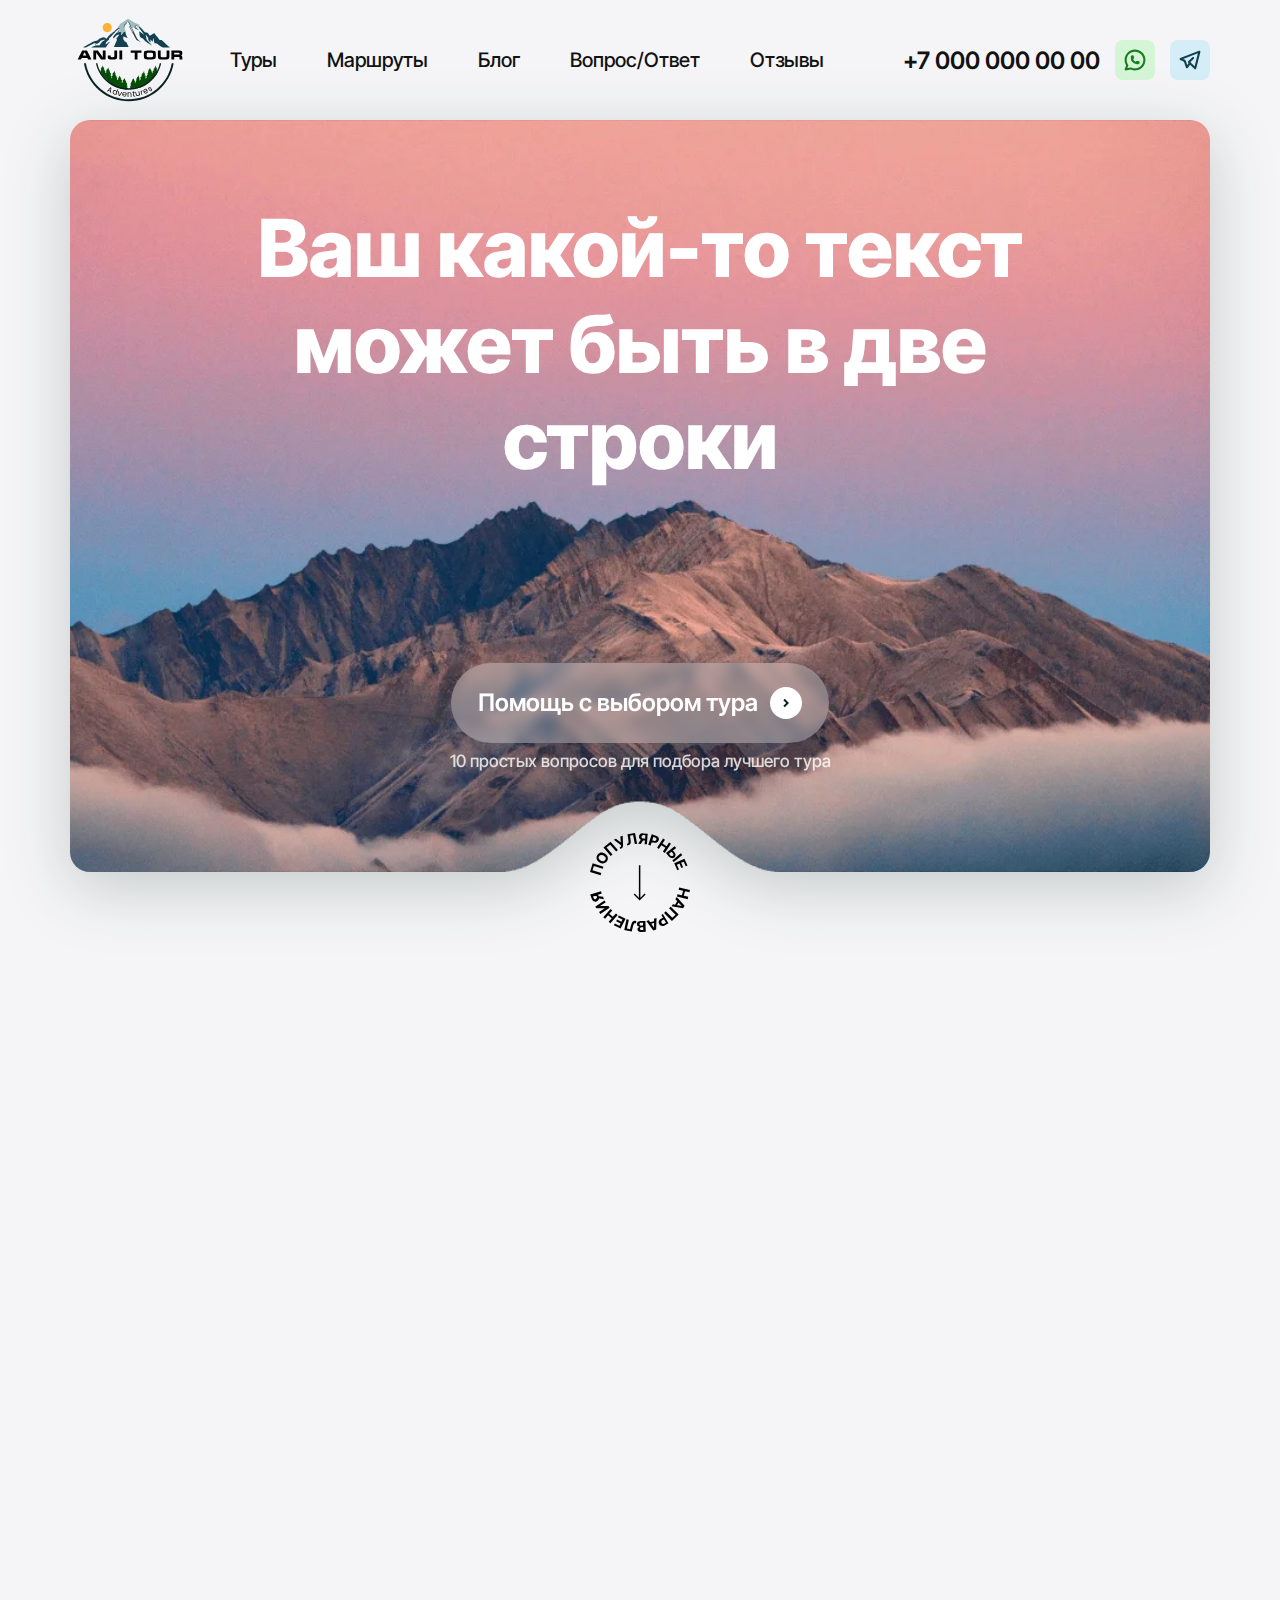
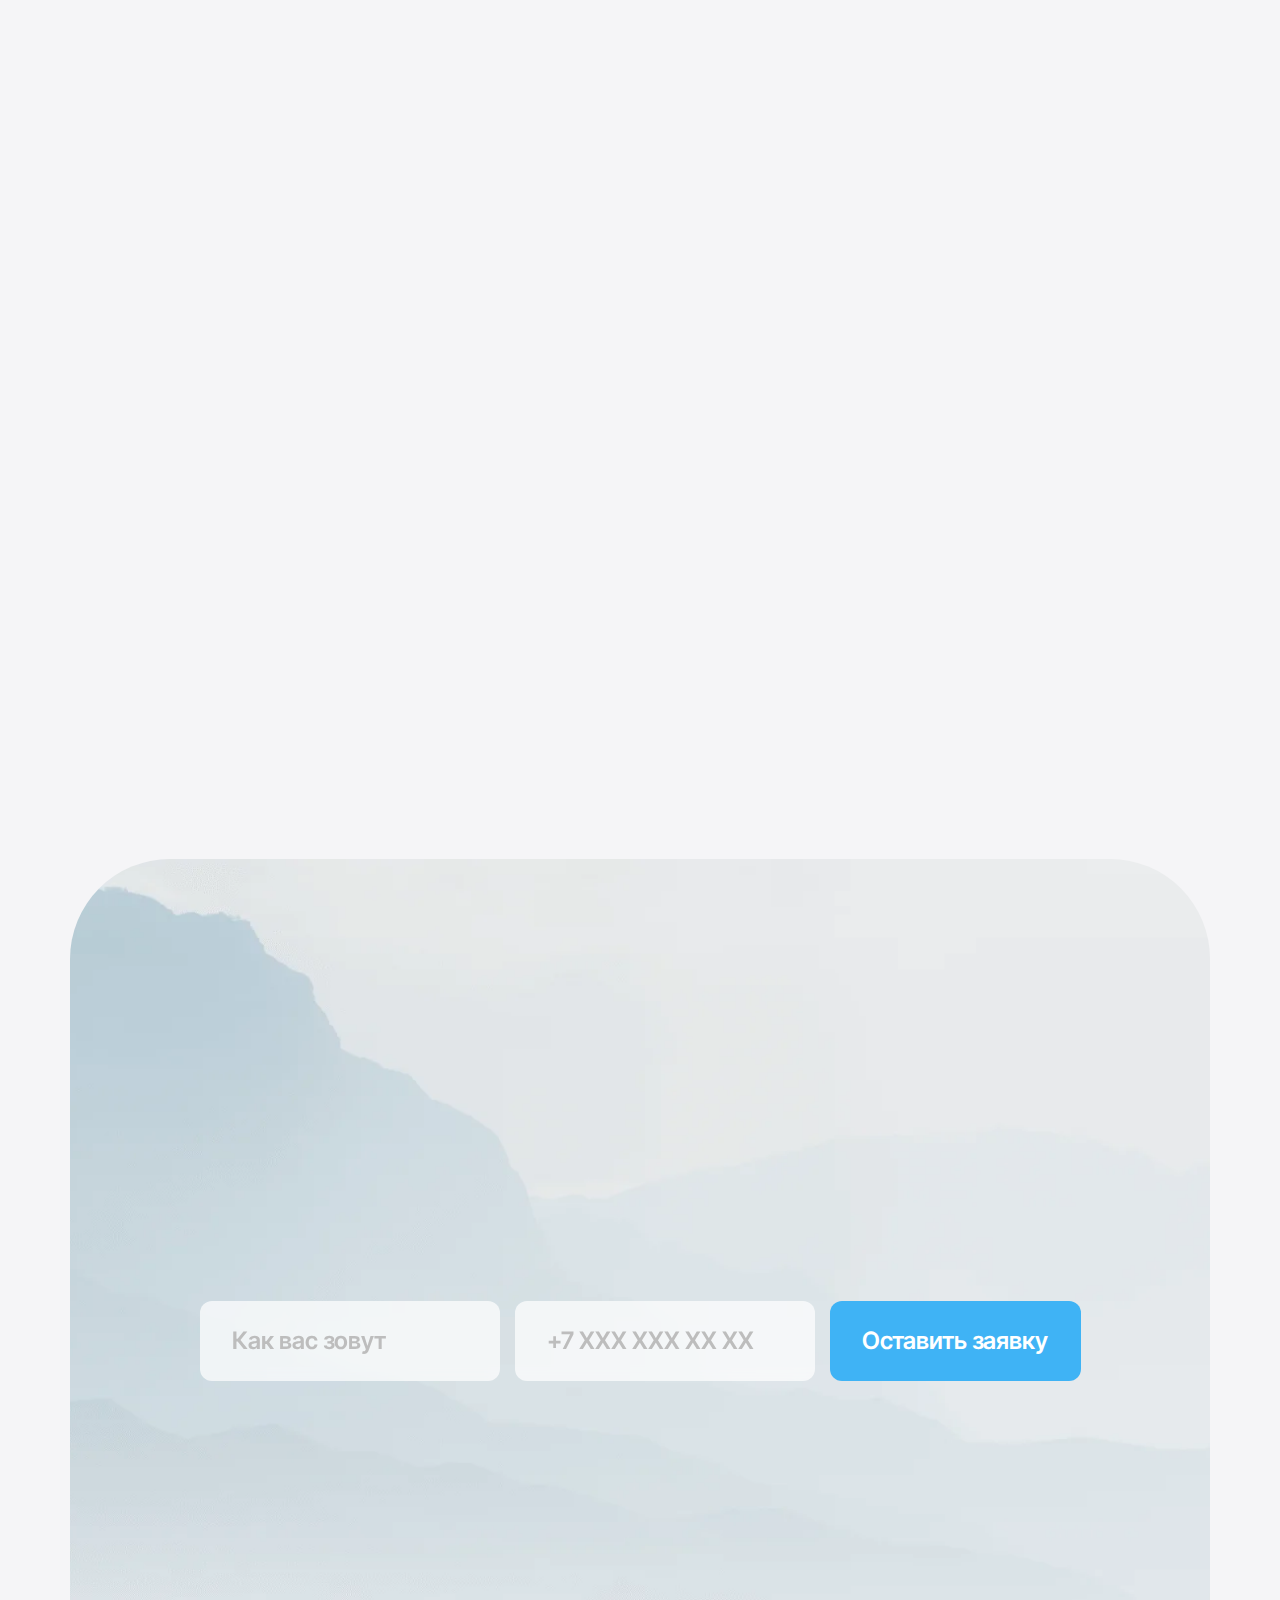
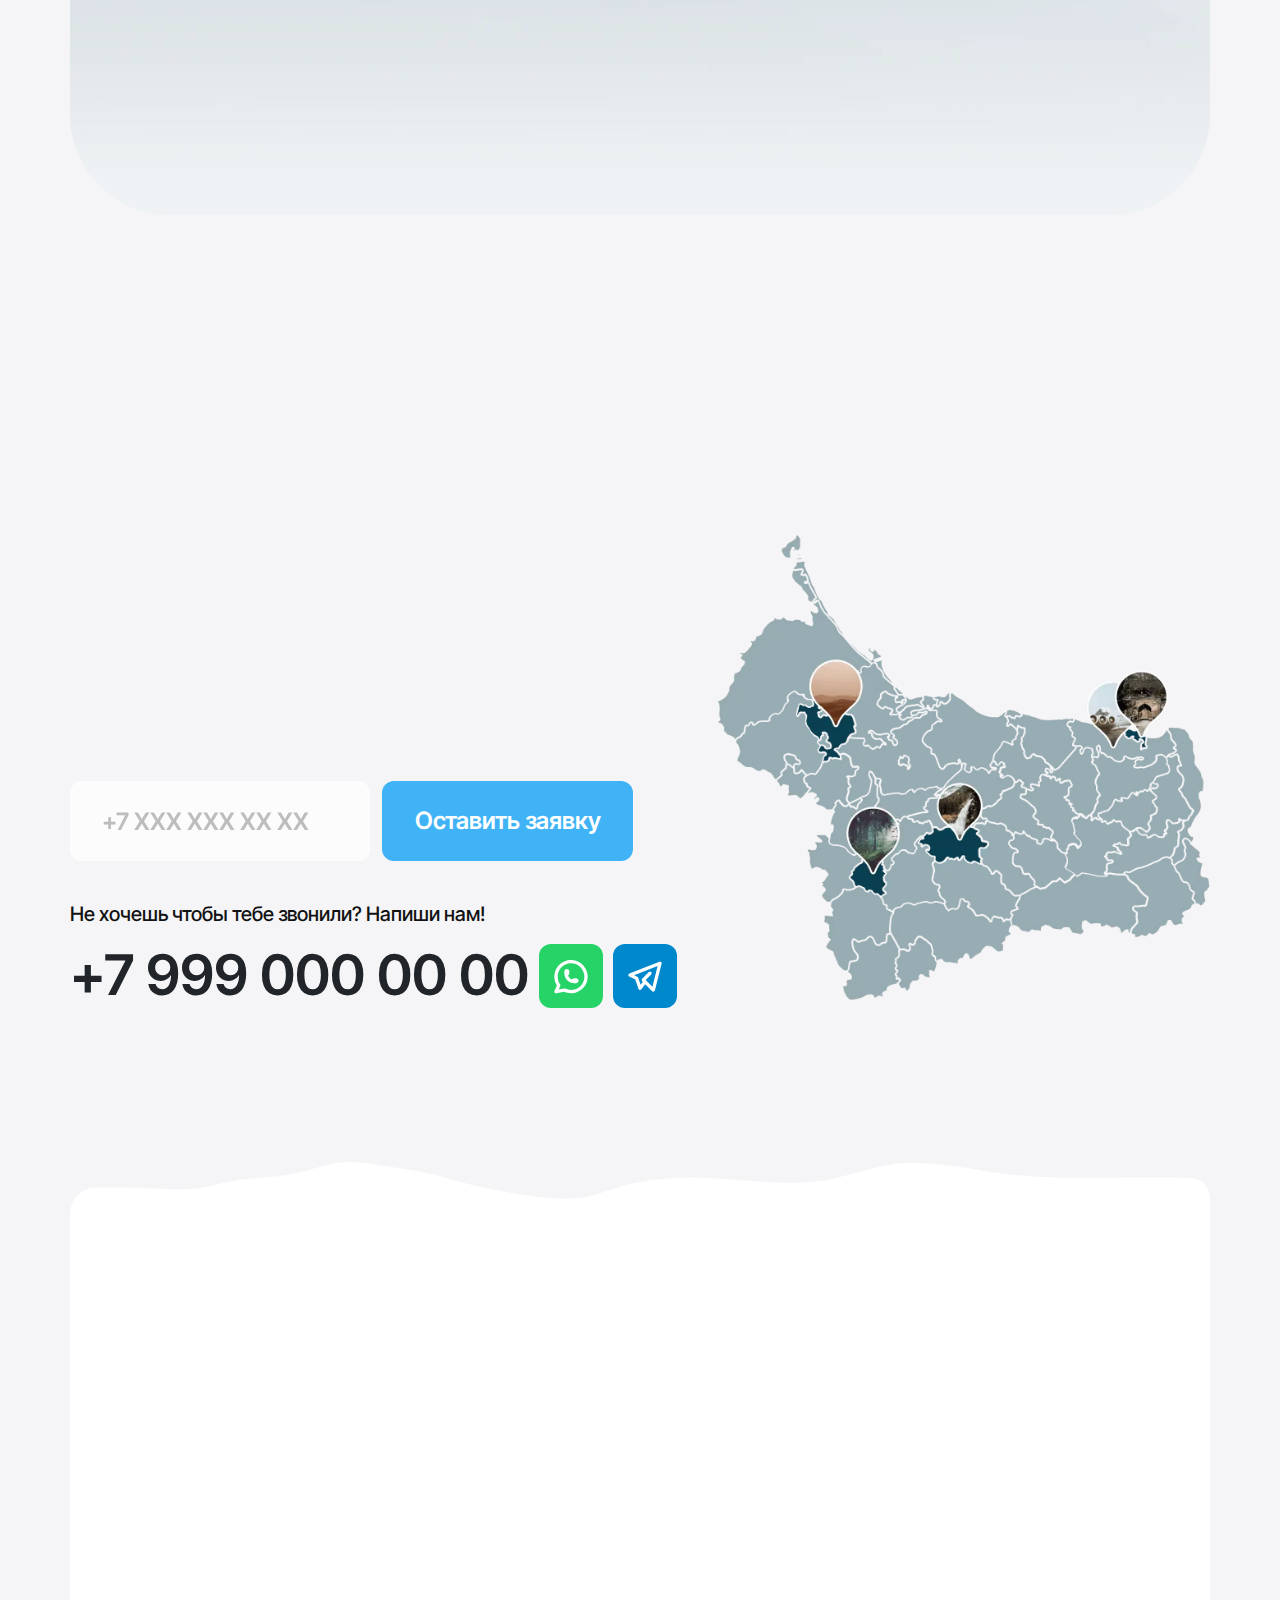
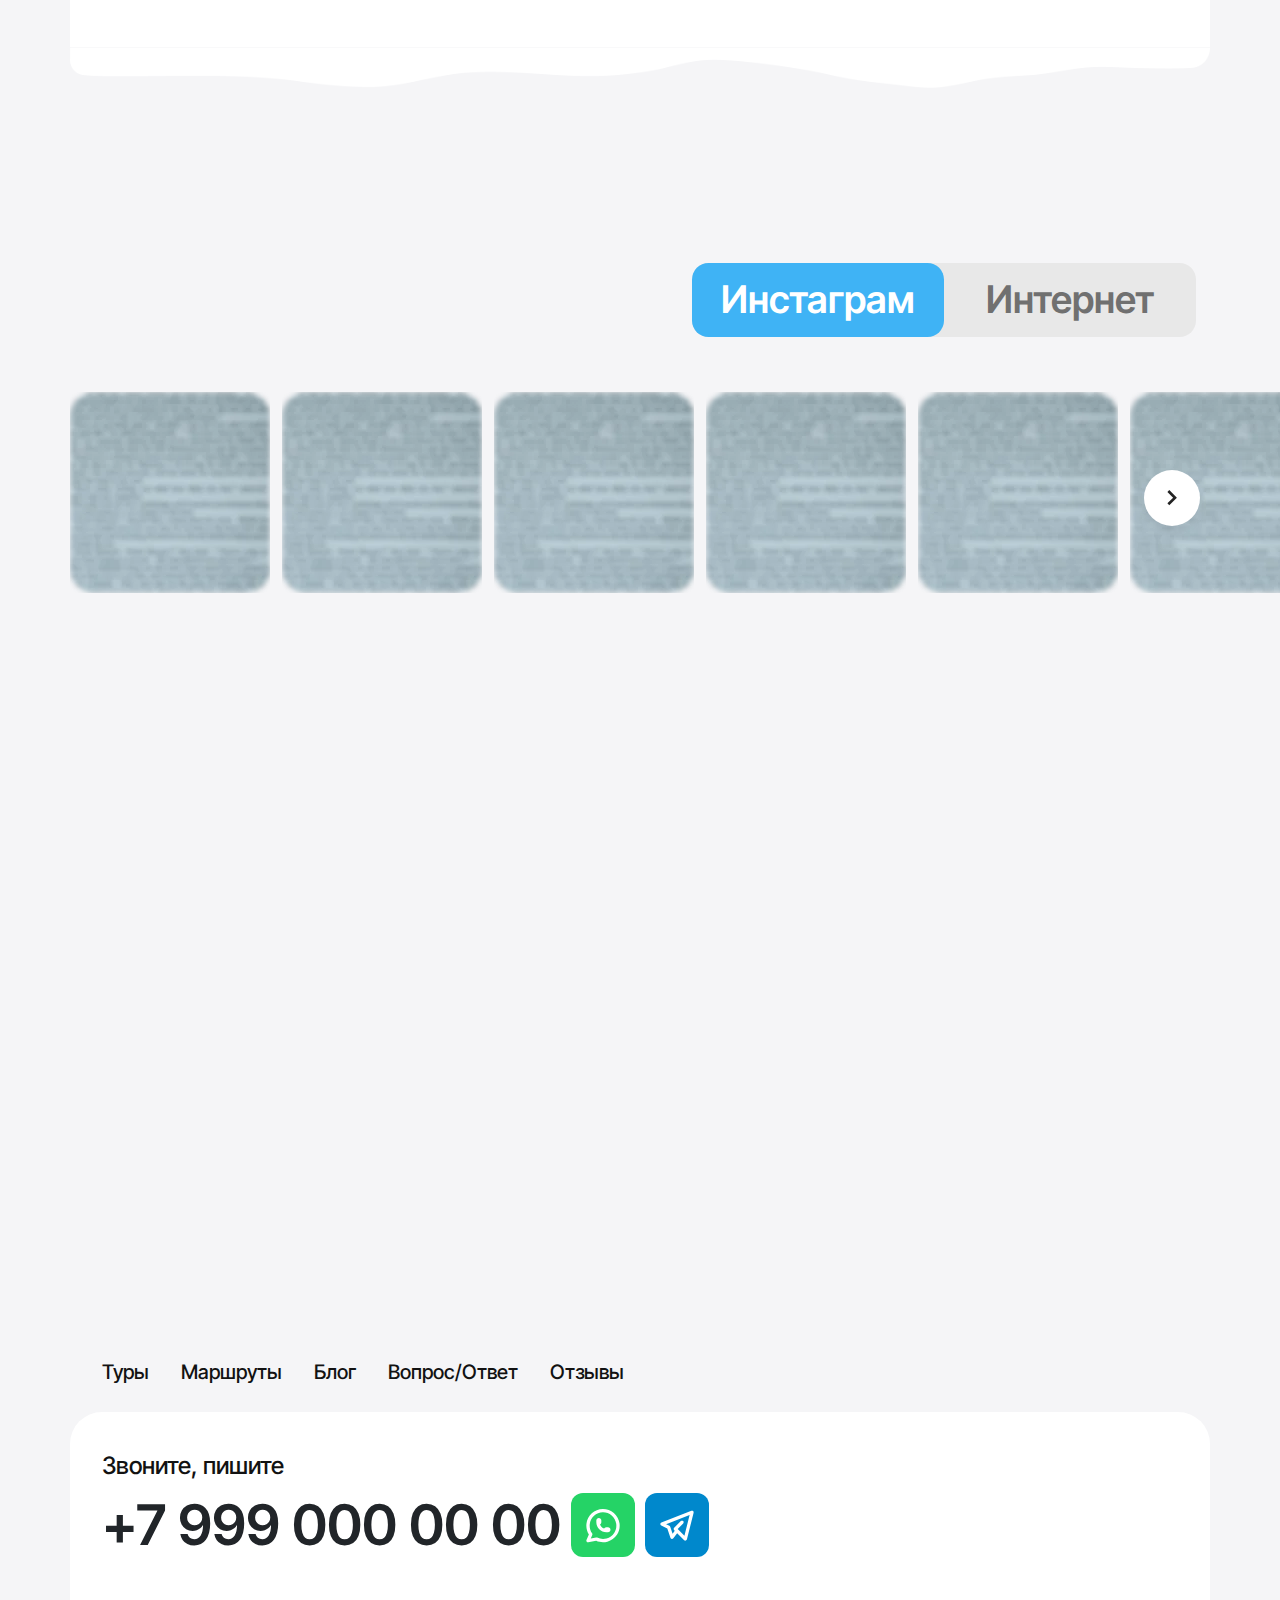
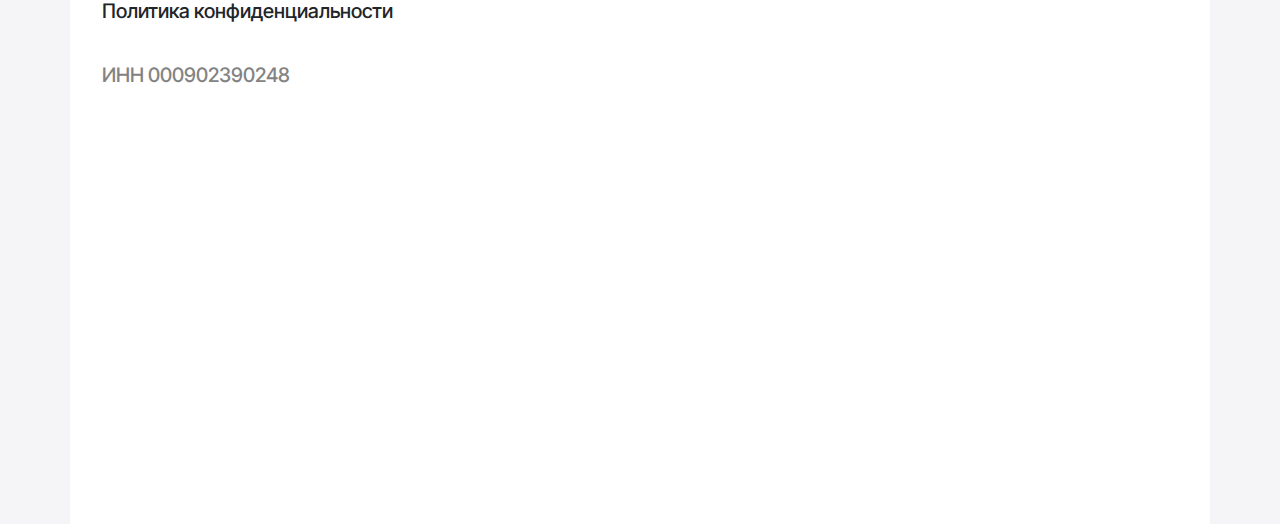
<file: index.html>
<!doctype html>
<html lang="en">
<head>
    <meta charset="UTF-8">
    <meta name="viewport"
          content="width=device-width, user-scalable=no, initial-scale=1.0, maximum-scale=1.0, minimum-scale=1.0">
    <meta http-equiv="X-UA-Compatible" content="ie=edge">
    <title>Главная</title>
    <link rel="stylesheet" href="css/fancybox.css">
    <link rel="stylesheet" href="animation/aos.css">
    <link rel="stylesheet" href="https://cdn.jsdelivr.net/npm/swiper@8/swiper-bundle.min.css"/>
    <link rel="stylesheet" href="bootstrsp/bootstrap.min.css">
    <link rel="stylesheet" href="css/style.css">
</head>
<body>

    <header class="header">
        <div class="container">
            <div class="header__inner">
                <a href="" class="header__mob">
                    <svg width="20" height="16" viewBox="0 0 20 16" fill="none" xmlns="http://www.w3.org/2000/svg">
                        <path d="M19.3751 8C19.3751 8.29837 19.2565 8.58451 19.0456 8.79549C18.8346 9.00647 18.5484 9.125 18.2501 9.125H4.46883L9.29695 13.9531C9.40183 14.0576 9.48505 14.1818 9.54183 14.3186C9.59861 14.4553 9.62784 14.6019 9.62784 14.75C9.62784 14.8981 9.59861 15.0447 9.54183 15.1814C9.48505 15.3182 9.40183 15.4424 9.29695 15.5469C9.08466 15.7564 8.79837 15.8739 8.50008 15.8739C8.20179 15.8739 7.9155 15.7564 7.7032 15.5469L0.953202 8.79687C0.848322 8.69236 0.765105 8.56816 0.708324 8.43142C0.651543 8.29467 0.622314 8.14806 0.622314 8C0.622314 7.85193 0.651543 7.70532 0.708324 7.56858C0.765105 7.43183 0.848322 7.30764 0.953202 7.20312L7.7032 0.453123C7.91455 0.241779 8.20119 0.123047 8.50008 0.123047C8.64807 0.123047 8.79461 0.152196 8.93134 0.208831C9.06807 0.265466 9.1923 0.348476 9.29695 0.453123C9.4016 0.557771 9.48461 0.682005 9.54124 0.818733C9.59788 0.955461 9.62703 1.10201 9.62703 1.25C9.62703 1.39799 9.59788 1.54454 9.54124 1.68126C9.48461 1.81799 9.4016 1.94223 9.29695 2.04687L4.46883 6.875H18.2501C18.5484 6.875 18.8346 6.99353 19.0456 7.2045C19.2565 7.41548 19.3751 7.70163 19.3751 8Z" fill="black"/>
                    </svg>
                </a>
                <div class="header__left">
                    <a class="header__logo" href="`">
                        <img src="img/logo.svg" alt="">
                    </a>
                </div>
                <div class="header__right">
                    <nav class="header__nav">
                        <ul class="header__list">
                            <li>
                                <a href=""> Туры</a>
                            </li>
                            <li>
                                <a href="">Маршруты</a>
                            </li>
                            <li>
                                <a href="">Блог</a>
                            </li>
                            <li>
                                <a href="">Вопрос/Ответ</a>
                            </li>
                            <li>
                                <a href="">Отзывы</a>
                            </li>
                        </ul>
                    </nav>
                    <div class="header__links">
                        <a class="header__tel" href="tel:+7 000 000 00 00">+7 000 000 00 00</a>
                        <div class="header__social">
                            <a class="header__whatsapp" href="">
                                <svg width="22" height="22" viewBox="0 0 22 22" fill="none" xmlns="http://www.w3.org/2000/svg">
                                    <path fill-rule="evenodd" clip-rule="evenodd" d="M16.4156 4.65939C14.8714 3.34231 12.8997 2.63403 10.8704 2.66747C8.84108 2.70091 6.89375 3.47377 5.39382 4.84101C3.89389 6.20825 2.94448 8.07588 2.72376 10.0934C2.50304 12.1109 3.02619 14.1397 4.19502 15.7989C4.40424 16.0959 4.44361 16.4804 4.29892 16.8136L3.35353 18.9909L6.70234 18.3941C6.92008 18.3553 7.14452 18.3868 7.34316 18.4841C9.16597 19.3765 11.2518 19.5731 13.2093 19.0369C15.1667 18.5007 16.8612 17.2686 17.9747 15.5718C19.0883 13.875 19.5443 11.8301 19.2572 9.82096C18.9701 7.8118 17.9597 5.97647 16.4156 4.65939ZM10.836 0.584423C13.3727 0.542624 15.8373 1.42797 17.7675 3.07432C19.6977 4.72067 20.9608 7.01484 21.3196 9.52629C21.6784 12.0377 21.1084 14.5938 19.7165 16.7148C18.3246 18.8358 16.2065 20.376 13.7597 21.0462C11.425 21.6858 8.94428 21.4914 6.74246 20.5031L1.80745 21.3826C1.42961 21.4499 1.04536 21.3041 0.807401 21.0029C0.569447 20.7018 0.516346 20.2943 0.669204 19.9422L2.16291 16.5022C0.933921 14.5268 0.398533 12.1909 0.652785 9.86684C0.928685 7.34493 2.11545 5.01039 3.99036 3.30135C5.86527 1.5923 8.29943 0.626222 10.836 0.584423Z" fill="#1B7E1E"/>
                                    <path fill-rule="evenodd" clip-rule="evenodd" d="M7.29065 6.75208C7.58368 6.45905 7.98111 6.29443 8.39551 6.29443C8.80991 6.29443 9.20734 6.45905 9.50036 6.75208C9.79339 7.04511 9.95801 7.44254 9.95801 7.85693V8.8986C9.95801 9.313 9.79339 9.71043 9.50036 10.0035C9.39499 10.1088 9.27613 10.1976 9.14782 10.2681C9.35244 10.856 9.68817 11.3963 10.1367 11.8449C10.5853 12.2934 11.1256 12.6292 11.7135 12.8338C11.784 12.7055 11.8728 12.5866 11.9782 12.4812C12.2712 12.1882 12.6686 12.0236 13.083 12.0236H14.1247C14.5391 12.0236 14.9365 12.1882 15.2295 12.4812C15.5226 12.7743 15.6872 13.1717 15.6872 13.5861C15.6872 14.0005 15.5226 14.3979 15.2295 14.691C14.9365 14.984 14.5391 15.1486 14.1247 15.1486H13.083C11.4254 15.1486 9.83569 14.4901 8.66359 13.318C7.49149 12.1459 6.83301 10.5562 6.83301 8.8986V7.85693C6.83301 7.44254 6.99763 7.04511 7.29065 6.75208Z" fill="#1B7E1E"/>
                                </svg>
                            </a>
                            <a class="header__telegram" href="">
                                <svg width="22" height="20" viewBox="0 0 22 20" fill="none" xmlns="http://www.w3.org/2000/svg">
                                    <path fill-rule="evenodd" clip-rule="evenodd" d="M21.0635 0.885234C21.3556 1.1427 21.4797 1.54158 21.3852 1.91933L17.2186 18.586C17.1276 18.9501 16.8477 19.237 16.4861 19.3372C16.1244 19.4374 15.7368 19.3353 15.4714 19.0699L11.1124 14.7109L8.70801 17.9167C8.47555 18.2266 8.09026 18.382 7.70782 18.3199C7.32539 18.2578 7.00899 17.9886 6.88647 17.6211L4.93958 11.7804L1.15883 9.89005C0.790315 9.70579 0.565032 9.32163 0.584134 8.91006C0.603235 8.49849 0.863132 8.13685 1.24713 7.98751L19.9971 0.695847C20.36 0.554719 20.7713 0.627772 21.0635 0.885234ZM11.7489 12.4011C11.7412 12.3932 11.7334 12.3853 11.7254 12.3776L11.4312 12.0834L14.8613 8.65325C15.268 8.24646 15.268 7.58691 14.8613 7.18012C14.4545 6.77332 13.7949 6.77332 13.3881 7.18012L9.22145 11.3468C8.81465 11.7536 8.81465 12.4131 9.22145 12.8199L9.62429 13.2228L8.2342 15.0762L6.77956 10.7123C6.6922 10.4502 6.5043 10.2335 6.25719 10.11L4.19225 9.07752L18.8758 3.36724L15.6437 16.2959L11.7489 12.4011Z" fill="#114151"/>
                                </svg>
                            </a>
                        </div>
                    </div>
                </div>
                <div class="burger">
                    <span></span>
                    <span></span>
                    <span></span>
                </div>
            </div>
        </div>
    </header>

    <section class="tour">
        <div class="container">
            <div class="tour__inner">
                <img class="tour__bg" src="img/tour.webp" alt="">
                <div class="tour__title display1" data-aos="desc-animate" data-aos-delay="250">Ваш какой-то текст может быть в две строки</div>
                <a href="" class="tour__btn mbtn2" data-aos="fade-in" data-aos-delay="250">
                    <span>Помощь с выбором тура</span>
                    <i>
                        <svg width="6" height="10" viewBox="0 0 6 10" fill="none" xmlns="http://www.w3.org/2000/svg">
                            <path d="M3.17202 4.99984L0.343018 2.17184L1.75702 0.756836L6.00002 4.99984L1.75702 9.24284L0.343018 7.82784L3.17202 4.99984Z" fill="#112120"/>
                        </svg>
                    </i>
                </a>
                <div class="tour__subtitle" data-aos="fade-in" data-aos-delay="250">10 простых вопросов для подбора лучшего тура</div>
                <div class="tour__img">
                    <img src="img/tour2.svg" alt="">
                </div>
            </div>
        </div>
    </section>

    <section class="popular-tours" data-aos="fade-in" data-aos-delay="250">
        <div class="container">
            <div class="popular-tours__inner">
                <div class="popular-tours__top">
                    <div class="popular-tours__title display2">Популярные туры<span></span>6</div>
                    <a href="" class="popular-tours__btn mbtn2">
                        <span>Смотреть еще 15 туров</span>
                        <i>
                            <svg width="6" height="10" viewBox="0 0 6 10" fill="none" xmlns="http://www.w3.org/2000/svg">
                                <path d="M3.17202 4.99984L0.343018 2.17184L1.75702 0.756836L6.00002 4.99984L1.75702 9.24284L0.343018 7.82784L3.17202 4.99984Z" fill="#112120"/>
                            </svg>
                        </i>
                    </a>
                </div>
                <div class="popular-tours__items cards">
                    <a href="" class="popular-tours__item card">
                        <div class="popular-tours__item-img card__img">
                            <img src="img/popular-tours.png" alt="">
                        </div>
                     <div class="popular-tours__item-desc card__desc">
                         <div class="popular-tours__item-subtitle card__subtitle">Махачкала <span></span> 2 часа</div>
                         <div class="popular-tours__item-title card__title">Happy New Year 2023 по-дагестански</div>
                         <div class="popular-tours__item-price card__price">35 000 ₽<span>с взрослого</span></div>
                     </div>
                    </a>
                    <a href="" class="popular-tours__item card">
                        <div class="popular-tours__item-img card__img">
                            <img src="img/popular-tours2.png" alt="">
                        </div>
                        <div class="popular-tours__item-desc card__desc">
                            <div class="popular-tours__item-subtitle card__subtitle">Махачкала <span></span> 2 часа</div>
                            <div class="popular-tours__item-title card__title">Happy New Year 2023 по-дагестански</div>
                            <div class="popular-tours__item-price card__price">35 000 ₽<span>с взрослого</span></div>
                        </div>
                    </a>
                    <a href="" class="popular-tours__item card">
                        <div class="popular-tours__item-img card__img">
                            <img src="img/popular-tours3.png" alt="">
                        </div>
                        <div class="popular-tours__item-desc card__desc">
                            <div class="popular-tours__item-subtitle card__subtitle">Махачкала <span></span> 2 часа</div>
                            <div class="popular-tours__item-title card__title">Happy New Year 2023 по-дагестански</div>
                            <div class="popular-tours__item-price card__price">35 000 ₽<span>с взрослого</span></div>
                        </div>
                    </a>
                    <a href="" class="popular-tours__item card">
                        <div class="popular-tours__item-img card__img">
                            <img src="img/popular-tours4.png" alt="">
                        </div>
                        <div class="popular-tours__item-desc card__desc">
                            <div class="popular-tours__item-subtitle card__subtitle">Махачкала <span></span> 2 часа</div>
                            <div class="popular-tours__item-title card__title">Happy New Year 2023 по-дагестански</div>
                            <div class="popular-tours__item-price card__price">35 000 ₽<span>с взрослого</span></div>
                        </div>
                    </a>
                    <a href="" class="popular-tours__item card">
                        <div class="popular-tours__item-img card__img">
                            <img src="img/popular-tours5.png" alt="">
                        </div>
                        <div class="popular-tours__item-desc card__desc">
                            <div class="popular-tours__item-subtitle card__subtitle">Махачкала <span></span> 2 часа</div>
                            <div class="popular-tours__item-title card__title">Happy New Year 2023 по-дагестански</div>
                            <div class="popular-tours__item-price card__price">35 000 ₽<span>с взрослого</span></div>
                        </div>
                    </a>
                    <a href="" class="popular-tours__item card">
                        <div class="popular-tours__item-img card__img">
                            <img src="img/popular-tours6.png" alt="">
                        </div>
                        <div class="popular-tours__item-desc card__desc">
                            <div class="popular-tours__item-subtitle card__subtitle">Махачкала <span></span> 2 часа</div>
                            <div class="popular-tours__item-title card__title">Happy New Year 2023 по-дагестански</div>
                            <div class="popular-tours__item-price card__price">35 000 ₽<span>с взрослого</span></div>
                        </div>
                    </a>
                </div>
            </div>
        </div>
    </section>

    <section class="advantages" data-aos="fade-in" data-aos-delay="250">
        <div class="container">
            <div class="advantages__inner">
                <div class="advantages__title display2">Преимущества</div>
                <div class="advantages__items advantages-cards">
                    <div class="advantages__item advantages-card">
                        <div class="advantages__item-img advantages-card__img">
                            <img src="img/advantages.svg" alt="">
                        </div>
                        <div class="advantages__item-desc advantages-card__desc">
                            <div class="advantages__item-title advantages-card__title">Дополнительные приключения</div>
                            <div class="advantages__item-text advantages-card__text">Вы всегда можете добавить в свое путешествия щепотку экстрима</div>
                        </div>
                    </div>
                    <div class="advantages__item advantages-card">
                        <div class="advantages__item-img advantages-card__img">
                            <img src="img/advantages2.svg" alt="">
                        </div>
                        <div class="advantages__item-desc advantages-card__desc">
                            <div class="advantages__item-title advantages-card__title">Сертифицированные  гиды</div>
                            <div class="advantages__item-text advantages-card__text">Все гиды проходят уникальные программы повышения квалификации</div>
                        </div>
                    </div>
                    <div class="advantages__item advantages-card">
                        <div class="advantages__item-img advantages-card__img">
                            <img src="img/advantages3.svg" alt="">
                        </div>
                        <div class="advantages__item-desc advantages-card__desc">
                            <div class="advantages__item-title advantages-card__title">Комфортабельные гостиницы</div>
                            <div class="advantages__item-text advantages-card__text">Мы заключили договара с самыми лучшими гостиницами в Дагестане</div>
                        </div>
                    </div>
                    <div class="advantages__item advantages-card">
                        <div class="advantages__item-img advantages-card__img">
                            <img src="img/advantages4.svg" alt="">
                        </div>
                        <div class="advantages__item-desc advantages-card__desc">
                            <div class="advantages__item-title advantages-card__title">Скидки постоянным клиентам</div>
                            <div class="advantages__item-text advantages-card__text">Вам не нужно долго ждать пока оформят ваш тур, все быстро!</div>
                        </div>
                    </div>
                    <div class="advantages__item advantages-card">
                        <div class="advantages__item-img advantages-card__img">
                            <img src="img/advantages.svg" alt="">
                        </div>
                        <div class="advantages__item-desc advantages-card__desc">
                            <div class="advantages__item-title advantages-card__title">Дополнительные приключения</div>
                            <div class="advantages__item-text advantages-card__text">Вы всегда можете добавить в свое путешествия щепотку экстрима</div>
                        </div>
                    </div>
                    <div class="advantages__item advantages-card">
                        <div class="advantages__item-img advantages-card__img">
                            <img src="img/advantages2.svg" alt="">
                        </div>
                        <div class="advantages__item-desc advantages-card__desc">
                            <div class="advantages__item-title advantages-card__title">Сертифицированные  гиды</div>
                            <div class="advantages__item-text advantages-card__text">Все гиды проходят уникальные программы повышения квалификации</div>
                        </div>
                    </div>
                </div>
            </div>
        </div>
    </section>

    <section class="drive">
        <div class="container">
            <div class="drive__inner">
                <div class="drive__title display2" data-aos="title-animate" data-aos-delay="250">Не хватает острых ощушений? <br> Добавь в свой маршрут немного драйва</div>
                <div class="drive__subtitle" data-aos="desc-animate" data-aos-delay="250">зиплайн <span></span> рафтинг <span></span> треккинг <span></span> прогулка на лошадях <span></span> прогулка на катере</div>
                <div class="drive__text" data-aos="desc-animate" data-aos-delay="250">и это еще не все! Оставьте свои контакты если хотите особенный тур, мы можем реализовать любые ваши идеи от фотосесси до организации свадьбы!</div>
                <form class="drive__form form">
                    <fieldest class="drive__form-group form-group">
                        <input type="text" placeholder="Как вас зовут">
                    </fieldest>
                    <fieldest class="drive__form-group form-group">
                        <input type="tel" placeholder="+7 XXX XXX XX XX">
                    </fieldest>
                    <fieldest class="drive__form-group form-group">
                        <button class="drive__form-btn form-btn mbtn">Оставить заявку</button>
                    </fieldest>
                </form>
            </div>
        </div>
    </section>

    <section class="gallery">
        <div class="container">
            <div class="gallery__inner">
                <a class="gallery-card" href="img/gallery.webp" data-fancybox="gallery" data-aos="desc-animate" data-aos-delay="250">
                    <img src="img/gallery.webp" alt="">
                </a>
                <a class="gallery-card" href="img/gallery2.webp" data-fancybox="gallery" data-aos="desc-animate" data-aos-delay="250">
                    <img src="img/gallery2.webp" alt="">
                </a>
                <a class="gallery-card" href="img/gallery3.webp" data-fancybox="gallery" data-aos="desc-animate" data-aos-delay="250">
                    <img src="img/gallery3.webp" alt="">
                </a>
                <a class="gallery-card" href="img/gallery4.webp" data-fancybox="gallery" data-aos="desc-animate" data-aos-delay="250">
                    <img src="img/gallery4.webp" alt="">
                </a>
                <a class="gallery-card" href="img/gallery5.webp" data-fancybox="gallery" data-aos="desc-animate" data-aos-delay="250">
                    <img src="img/gallery5.webp" alt="">
                </a>
                <a class="gallery-card" href="img/gallery6.webp" data-fancybox="gallery" data-aos="desc-animate" data-aos-delay="250">
                    <img src="img/gallery6.webp" alt="">
                </a>
                <a class="gallery-card" href="img/gallery7.webp" data-fancybox="gallery" data-aos="desc-animate" data-aos-delay="250">
                    <img src="img/gallery7.webp" alt="">
                </a>
            </div>
        </div>
    </section>

    <section class="connection">
        <div class="container">
            <div class="connection__inner">
                <div class="connection__left">
                    <div class="connection__title display2" data-aos="title-animate" data-aos-delay="250">Не знаешь куда отправиться?</div>
                    <div class="connection__text" data-aos="desc-animate" data-aos-delay="250">Оставь свой номер и наши менеджеры свяжутся с вами чтобы узнать ваши предпочтения и спроектировать идеальный маршрут для вас</div>
                    <form class="connection__form form">
                        <fieldest class="connection__form-group form-group">
                            <input type="tel" placeholder="+7 XXX XXX XX XX">
                        </fieldest>
                        <fieldest class="connection__form-group form-group">
                            <button class="connection__form-btn form-btn mbtn">Оставить заявку</button>
                        </fieldest>
                    </form>
                    <div class="connection__subtitle">Не хочешь чтобы тебе звонили? Напиши нам!</div>
                    <div class="connection__links">
                        <a class="connection__number" href="tel:+7 999 000 00 00">+7 999 000 00 00</a>
                        <a class="connection__whatsapp" href="">
                            <svg width="34" height="35" viewBox="0 0 34 35" fill="none" xmlns="http://www.w3.org/2000/svg">
                                <path fill-rule="evenodd" clip-rule="evenodd" d="M25.6651 7.48804C23.1944 5.38071 20.0396 4.24746 16.7928 4.30097C13.5459 4.35447 10.4302 5.59104 8.03031 7.77863C5.63042 9.96621 4.11137 12.9544 3.75821 16.1825C3.40506 19.4105 4.24209 22.6565 6.11222 25.3112C6.44698 25.7864 6.50997 26.4017 6.27846 26.9348L4.76584 30.4185L10.1239 29.4636C10.4723 29.4015 10.8314 29.4519 11.1493 29.6075C14.0657 31.0355 17.4031 31.35 20.535 30.4921C23.667 29.6342 26.3781 27.6628 28.1598 24.9479C29.9414 22.233 30.6711 18.9612 30.2117 15.7465C29.7524 12.5319 28.1357 9.59536 25.6651 7.48804ZM16.7379 0.968085C20.7964 0.901206 24.7399 2.31777 27.8282 4.95192C30.9166 7.58608 32.9374 11.2567 33.5116 15.2751C34.0857 19.2934 33.1737 23.3831 30.9466 26.7767C28.7196 30.1704 25.3306 32.6346 21.4157 33.707C17.6803 34.7302 13.7111 34.4192 10.1881 32.838L2.29211 34.2452C1.68757 34.3529 1.07276 34.1195 0.692038 33.6377C0.311311 33.1559 0.226349 32.5038 0.470921 31.9406L2.86085 26.4365C0.894469 23.2759 0.0378474 19.5384 0.444651 15.8199C0.886091 11.7849 2.78491 8.04964 5.78477 5.31516C8.78462 2.58068 12.6793 1.03496 16.7379 0.968085Z" fill="white"/>
                                <path fill-rule="evenodd" clip-rule="evenodd" d="M11.0652 10.8367C11.5341 10.3679 12.17 10.1045 12.833 10.1045C13.496 10.1045 14.1319 10.3679 14.6008 10.8367C15.0696 11.3056 15.333 11.9415 15.333 12.6045V14.2712C15.333 14.9342 15.0696 15.5701 14.6008 16.0389C14.4322 16.2075 14.242 16.3495 14.0367 16.4623C14.3641 17.403 14.9013 18.2675 15.619 18.9852C16.3367 19.7029 17.2011 20.2401 18.1419 20.5675C18.2546 20.3622 18.3967 20.172 18.5652 20.0034C19.0341 19.5345 19.67 19.2712 20.333 19.2712H21.9997C22.6627 19.2712 23.2986 19.5345 23.7674 20.0034C24.2363 20.4722 24.4997 21.1081 24.4997 21.7712C24.4997 22.4342 24.2363 23.0701 23.7674 23.5389C23.2986 24.0078 22.6627 24.2712 21.9997 24.2712H20.333C17.6808 24.2712 15.1373 23.2176 13.2619 21.3422C11.3866 19.4669 10.333 16.9233 10.333 14.2712V12.6045C10.333 11.9415 10.5964 11.3056 11.0652 10.8367Z" fill="white"/>
                            </svg>
                        </a>
                        <a class="connection__telegram" href="">
                            <svg width="34" height="31" viewBox="0 0 34 31" fill="none" xmlns="http://www.w3.org/2000/svg">
                                <path fill-rule="evenodd" clip-rule="evenodd" d="M33.1017 1.04919C33.5691 1.46113 33.7677 2.09934 33.6166 2.70373L26.9499 29.3704C26.8043 29.9529 26.3566 30.4121 25.7779 30.5724C25.1992 30.7326 24.5791 30.5693 24.1545 30.1447L17.18 23.1702L13.333 28.2995C12.9611 28.7954 12.3446 29.044 11.7327 28.9447C11.1208 28.8454 10.6146 28.4147 10.4185 27.8266L7.30352 18.4815L1.25433 15.4569C0.664699 15.1621 0.304247 14.5474 0.334809 13.8889C0.365372 13.2304 0.781206 12.6518 1.39561 12.4128L31.3956 0.746167C31.9762 0.520363 32.6343 0.637247 33.1017 1.04919ZM18.1985 19.4746C18.1862 19.4619 18.1736 19.4494 18.1608 19.437L17.69 18.9662L23.1782 13.478C23.8291 12.8271 23.8291 11.7719 23.1782 11.121C22.5273 10.4701 21.472 10.4701 20.8212 11.121L14.1545 17.7877C13.5036 18.4385 13.5036 19.4938 14.1545 20.1447L14.7991 20.7892L12.5749 23.7548L10.2475 16.7725C10.1077 16.3531 9.80707 16.0065 9.41171 15.8088L6.10779 14.1568L29.6015 5.02039L24.4301 25.7062L18.1985 19.4746Z" fill="white"/>
                            </svg>
                        </a>
                    </div>
                </div>
                <div class="connection__right">
                    <div class="connection__img">
                        <img src="img/map.webp" alt="">
                    </div>
                </div>
            </div>
        </div>
    </section>

    <section class="questions">
        <div class="container">
            <div class="questions__inner">
                <div class="questions__content">
                    <div class="questions__left" data-aos="left-animate" data-aos-delay="250">
                        <div class="questions__title display2">Часто задаваемые вопросы</div>
                        <div class="questions__desc">
                            <p>Не нашли ответ на свой вопрос?</p>
                            <p>Задайте его нам в <a href="">Telegram</a></p>
                            <p>или на <a href="mailto:hello@anjitravel.ru">hello@anjitravel.ru</a></p>
                        </div>
                    </div>
                    <div class="questions__right" data-aos="right-animate" data-aos-delay="250">
                        <div class="questions__item slideToggle-block">
                            <div class="questions__item-show slideToggle-block__show">
                                <div class="questions__item-title">Где мы будем проживать?</div>
                                <div class="questions__item-btn">
                                    <img src="img/plus.svg" alt="">
                                </div>
                            </div>
                            <div class="questions__item-hidden slideToggle-block__hidden">
                                <div class="questions__item-wrap slideToggle-block__wrap">
                                    <div class="questions__item-text">В самых лучших гостиницах города Махачкалы и Дербента, такие как
                                        <a href="">гостиница</a>, <a href="">гостиница</a> и <a href="">гостиница</a>
                                    </div>
                                </div>
                            </div>
                        </div>
                        <div class="questions__item slideToggle-block">
                            <div class="questions__item-show slideToggle-block__show">
                                <div class="questions__item-title">Где мы будем проживать?</div>
                                <div class="questions__item-btn">
                                    <img src="img/plus.svg" alt="">
                                </div>
                            </div>
                            <div class="questions__item-hidden slideToggle-block__hidden">
                                <div class="questions__item-wrap slideToggle-block__wrap">
                                    <div class="questions__item-text">В самых лучших гостиницах города Махачкалы и Дербента, такие как
                                        <a href="">гостиница</a>, <a href="">гостиница</a> и <a href="">гостиница</a>
                                    </div>
                                </div>
                            </div>
                        </div>
                        <div class="questions__item slideToggle-block">
                            <div class="questions__item-show slideToggle-block__show">
                                <div class="questions__item-title">Где мы будем проживать?</div>
                                <div class="questions__item-btn">
                                    <img src="img/plus.svg" alt="">
                                </div>
                            </div>
                            <div class="questions__item-hidden slideToggle-block__hidden">
                                <div class="questions__item-wrap slideToggle-block__wrap">
                                    <div class="questions__item-text">В самых лучших гостиницах города Махачкалы и Дербента, такие как
                                        <a href="">гостиница</a>, <a href="">гостиница</a> и <a href="">гостиница</a>
                                    </div>
                                </div>
                            </div>
                        </div>
                        <div class="questions__item slideToggle-block">
                            <div class="questions__item-show slideToggle-block__show">
                                <div class="questions__item-title">Где мы будем проживать?</div>
                                <div class="questions__item-btn">
                                    <img src="img/plus.svg" alt="">
                                </div>
                            </div>
                            <div class="questions__item-hidden slideToggle-block__hidden">
                                <div class="questions__item-wrap slideToggle-block__wrap">
                                    <div class="questions__item-text">В самых лучших гостиницах города Махачкалы и Дербента, такие как
                                        <a href="">гостиница</a>, <a href="">гостиница</a> и <a href="">гостиница</a>
                                    </div>
                                </div>
                            </div>
                        </div>
                        <div class="questions__item slideToggle-block">
                            <div class="questions__item-show slideToggle-block__show">
                                <div class="questions__item-title">Где мы будем проживать?</div>
                                <div class="questions__item-btn">
                                    <img src="img/plus.svg" alt="">
                                </div>
                            </div>
                            <div class="questions__item-hidden slideToggle-block__hidden">
                                <div class="questions__item-wrap slideToggle-block__wrap">
                                    <div class="questions__item-text">В самых лучших гостиницах города Махачкалы и Дербента, такие как
                                        <a href="">гостиница</a>, <a href="">гостиница</a> и <a href="">гостиница</a>
                                    </div>
                                </div>
                            </div>
                        </div>
                    </div>
                </div>
            </div>
        </div>
    </section>

    <section class="reviews">
        <div class="container">
            <div class="reviews__inner">
                <div class="reviews__tabs">
                    <div class="reviews__tabs-head">
                        <div class="reviews__title display2" data-aos="title-animate" data-aos-delay="250">Клиенты говорят о нас</div>
                       <div class="reviews__tabs-btns">
                           <div class="reviews__tab reviews__tab--active">Инстаграм</div>
                           <div class="reviews__tab">Интернет</div>
                       </div>
                    </div>
                    <div class="reviews__tabs-body">
                        <div class="reviews__content reviews__content--active">
                            <div class="reviews__swiper swiper mySwiper">
                                <div class="reviews__swiper-wrapper swiper-wrapper">
                                    <div class="reviews__slide swiper-slide">
                                        <a href="img/reviews.webp" class="reviews__img" data-fancybox="gallery2">
                                            <img src="img/reviews.webp" alt="">
                                        </a>
                                    </div>
                                    <div class="reviews__slide swiper-slide">
                                        <a href="img/reviews.webp" class="reviews__img" data-fancybox="gallery2">
                                            <img src="img/reviews.webp" alt="">
                                        </a>
                                    </div>
                                    <div class="reviews__slide swiper-slide">
                                        <a href="img/reviews.webp" class="reviews__img" data-fancybox="gallery2">
                                            <img src="img/reviews.webp" alt="">
                                        </a>
                                    </div>
                                    <div class="reviews__slide swiper-slide">
                                        <a href="img/reviews.webp" class="reviews__img" data-fancybox="gallery2">
                                            <img src="img/reviews.webp" alt="">
                                        </a>
                                    </div>
                                    <div class="reviews__slide swiper-slide">
                                        <a href="img/reviews.webp" class="reviews__img" data-fancybox="gallery2">
                                            <img src="img/reviews.webp" alt="">
                                        </a>
                                    </div>
                                    <div class="reviews__slide swiper-slide">
                                        <a href="img/reviews.webp" class="reviews__img" data-fancybox="gallery2">
                                            <img src="img/reviews.webp" alt="">
                                        </a>
                                    </div>
                                    <div class="reviews__slide swiper-slide">
                                        <a href="img/reviews.webp" class="reviews__img" data-fancybox="gallery2">
                                            <img src="img/reviews.webp" alt="">
                                        </a>
                                    </div>
                                    <div class="reviews__slide swiper-slide">
                                        <a href="img/reviews.webp" class="reviews__img" data-fancybox="gallery2">
                                            <img src="img/reviews.webp" alt="">
                                        </a>
                                    </div>
                                    <div class="reviews__slide swiper-slide">
                                        <a href="img/reviews.webp" class="reviews__img" data-fancybox="gallery2">
                                            <img src="img/reviews.webp" alt="">
                                        </a>
                                    </div>
                                </div>
                                <div class="swiper-button-next">
                                    <img src="img/next.svg" alt="">
                                </div>
                                <div class="swiper-button-prev">
                                    <img src="img/next.svg" alt="">
                                </div>
                            </div>
                        </div>
                        <div class="reviews__content">
                            Lorem ipsum dolor sit amet, consectetur adipisicing elit. Dolorum earum harum molestias nisi non perspiciatis quia similique. A animi atque cum dignissimos dolorum eaque eos explicabo, illo iure minus mollitia nesciunt nihil, officia quibusdam quis quos sapiente sit temporibus, veritatis voluptatem? Deserunt, dolores, ipsam. Assumenda maiores minima neque nesciunt praesentium qui quis saepe similique sint veniam! Consectetur exercitationem hic labore quibusdam rem. Commodi culpa eveniet fugit magnam obcaecati, quo. Ad adipisci amet architecto asperiores aspernatur commodi corporis delectus deserunt dignissimos dolorum ea eaque esse fuga illo in ipsam iste nobis odio odit officiis perspiciatis provident quasi quibusdam quos reprehenderit saepe sequi, tempore totam vero vitae. A accusamus amet architecto at consectetur consequuntur deleniti dignissimos earum enim ex explicabo facilis illum libero molestiae nam nesciunt nobis obcaecati, pariatur placeat quae repellat rerum similique ullam? Accusamus architecto facilis fuga, ipsam itaque, labore, laborum maiores minus modi neque nulla rem ut veritatis vero voluptas! A accusantium aliquid animi asperiores aspernatur atque cum delectus deleniti dolor doloremque, doloribus earum eius error explicabo facilis fuga fugiat id in itaque laboriosam magnam magni maiores modi molestiae natus neque non nostrum pariatur praesentium quasi quos ratione repellendus, sequi sunt temporibus vel veritatis? Accusantium adipisci amet animi architecto culpa, cupiditate deleniti dolorum ea eligendi ex exercitationem, harum hic id in inventore ipsa laborum magnam maiores natus nihil perspiciatis provident quae quas quasi, quo quos repudiandae sequi sint tempora tenetur vel vitae voluptas voluptates. Error explicabo fugit, non nulla quaerat quasi saepe. Accusamus animi aperiam aspernatur beatae delectus dolorem earum eius et excepturi facilis fugit id impedit incidunt natus quam quas quis quo, quos ratione, repellat repellendus, rerum sit sunt tempore temporibus tenetur velit voluptatibus. Ab accusamus aliquid assumenda atque aut beatae cum cupiditate, deleniti distinctio et eveniet excepturi exercitationem harum hic in inventore, ipsa iure maxime nam nihil nisi numquam odio officiis perspiciatis quaerat quasi quia quis ratione reiciendis repellat soluta suscipit temporibus ullam velit vero vitae voluptatem? Alias consectetur consequuntur ipsam iure, iusto quam quis quo sit tempora ullam! Adipisci aperiam asperiores cupiditate debitis deserunt, dicta eligendi eos esse ex excepturi expedita explicabo fugiat illo incidunt, iure maxime modi molestiae nostrum, numquam obcaecati officiis optio placeat praesentium quasi qui quo quod recusandae reiciendis repellat sunt temporibus veritatis vitae voluptas? Ab, asperiores assumenda at cum cupiditate dicta dolorum ea earum eos excepturi ipsum non omnis pariatur quasi quo suscipit vel voluptas? Corporis facere impedit nihil quas. Ab amet architecto assumenda blanditiis, deserunt est, fugiat impedit ipsa ipsam nobis non praesentium quas qui quod repellat sit soluta velit. At dolorum perferendis sint vitae. Alias aliquam aliquid amet dignissimos, dolor doloremque earum eius enim et expedita facere hic illo illum incidunt ipsam maiores nemo neque nesciunt nostrum odio officia perferendis perspiciatis quo quos recusandae reiciendis repellat repellendus saepe sequi similique soluta vel velit veritatis. Adipisci, consequatur delectus ea nostrum odio rem tempore. Accusantium aliquid architecto autem commodi delectus distinctio doloremque et fuga obcaecati, porro possimus provident quibusdam quisquam saepe soluta suscipit temporibus tenetur. Consequatur consequuntur earum eveniet, excepturi hic impedit nihil placeat quaerat tempore voluptatem. Architecto dolorem exercitationem in iusto, neque sed? Adipisci alias aspernatur culpa cum deserunt ducimus eius, esse ex facere illum laudantium magnam porro praesentium, repellat repudiandae? Alias, aut culpa, debitis dolores eaque eum eveniet necessitatibus numquam optio pariatur quaerat, quidem saepe unde. Aliquam doloribus ipsam iure minus quas quia repellendus reprehenderit voluptatem! Accusantium aspernatur corporis debitis delectus dolorem dolores doloribus ex excepturi, ipsum nostrum rem, repellendus rerum suscipit veritatis voluptate. Asperiores cupiditate dignissimos distinctio dolore eaque eos esse ex excepturi fuga inventore ipsa iure labore laborum laudantium libero maxime minima, minus molestias mollitia nobis nostrum numquam odit pariatur quasi quibusdam recusandae rem suscipit temporibus, tenetur ullam vel veritatis vero voluptate. Amet aspernatur at consequatur cumque delectus dolore ducimus eaque est fuga in ipsam labore, laboriosam magni maiores modi nesciunt nihil nisi obcaecati quisquam quo sapiente ut voluptate! Accusamus animi aut commodi corporis cum deserunt dolorum eaque, eos illo ipsam itaque necessitatibus nesciunt quasi quidem quis quisquam rem sed sunt velit voluptatibus. Assumenda at, cum dolor enim ex fuga illum mollitia nobis? Eius id repellat repudiandae? Alias aspernatur, atque, beatae ducimus est eveniet laboriosam non odit placeat praesentium quod saepe totam ullam, vel velit. Atque expedita ipsa, maxime neque quae quaerat ratione. Ad aperiam debitis distinctio dolore ea enim expedita impedit itaque laboriosam magni maxime nobis, omnis perspiciatis qui quia quidem ratione ullam? Accusantium, autem beatae blanditiis culpa cupiditate ipsum laboriosam quod repellendus rerum velit? Commodi enim impedit magnam voluptate. A ad aut commodi dolore eius enim eos eum eveniet iure modi neque nobis nostrum placeat, porro possimus provident quam quis quisquam reiciendis saepe similique vel vitae voluptates, voluptatibus voluptatum. Ab alias animi consectetur debitis ea eligendi est et excepturi facere nihil quae, sed tempore voluptate? A aliquam dolor ex, hic iste laudantium molestias, natus odit quaerat quod reprehenderit, vero! Ducimus magnam natus nobis nostrum officia quia quisquam rerum sint vel voluptas! Ad aliquam atque distinctio fuga incidunt ipsum modi mollitia necessitatibus numquam obcaecati, odit officia, praesentium quia quidem quis recusandae reprehenderit veritatis. Accusamus amet, animi asperiores beatae commodi consequuntur cupiditate eaque eum impedit minima nulla provident quas rem repellat repellendus reprehenderit sed similique sint soluta suscipit! Consequuntur culpa cum cumque dolor doloremque ea earum, expedita, fugit in incidunt ipsam laborum libero maxime nam neque nulla officia optio placeat porro rem repudiandae saepe voluptatum! Architecto autem commodi culpa deleniti deserunt dolor ea exercitationem explicabo harum id in ipsum, iste minus molestias nobis non nostrum optio perspiciatis placeat quas quibusdam quidem rem repudiandae rerum sequi tempora tempore ullam ut vero voluptate! Ab accusantium alias aperiam aspernatur assumenda autem consequuntur culpa dicta dolorum earum est, eveniet excepturi explicabo fuga, fugiat fugit harum ipsum iusto labore libero magnam minus nisi non odit perspiciatis possimus provident quaerat quam quibusdam quod reiciendis saepe sed, tenetur ut veritatis voluptate voluptatum. Assumenda, autem cum distinctio earum eos et ex expedita explicabo fugiat illum magnam numquam odit officia omnis perspiciatis, quibusdam reiciendis repellendus rerum sed sit tempora totam, voluptate! Ab nesciunt porro quae tempora velit.
                        </div>
                    </div>
                </div>
            </div>
        </div>
    </section>

    <section class="organization">
        <div class="container">
            <div class="organization__title display2" data-aos="title-animate" data-aos-delay="250">Организация путешествий по Дагестану</div>
            <div class="organization__inner">
                <div class="organization__left"data-aos="left-animate" data-aos-delay="250">
                    <div class="organization__desc">
                        <p>
                            Организовать путешествие даже по России всегда было трудно — всего ведь в голове не удержишь, а хочется найти варианты подешевле и интереснее. Теперь решить поставленную задачу будет легче, если воспользоваться нашим агрегатором.
                        </p>
                    </div>
                    <div class="organization__subtitle">Лучший туристический агрегатор</div>
                    <div class="organization__desc">
                        <p>
                            Туристических агрегаторов много, а CronTravel один. Мы проанализировали значимых конкурентов и выявили недостатки, чтобы не повторять. В итоге получился удобный, простой и выгодный сервис. Судите сами:
                            <br>
                            Цены экскурсий и других предложений выделены, их видно уже в рубрике — можно быстро прицениться
                            <br>
                            Найти недорогой или роскошный отель стало легче — все предложения сгруппированы по регионам и городам.
                            <br>
                            Купить билет на самолёт туда и обратно можно за 5 минут — мы сотрудничаем с лучшим сервисом бронирования и предоставляем интуитивно понятную панель поиска.
                            <br>
                            Агрегатор Crontravel ежедневно собирает информацию у партнёров — сайтов турагентств, отелей, авторов туров, чтобы вы всегда получали актуальные предложения. Теперь можно организовать командировку, экскурсию или путешествие по России недорого, быстро и комфортно — это мы гарантируем.
                        </p>
                    </div>
                </div>
                <div class="organization__right" data-aos="right-animate" data-aos-delay="250">
                    <div class="organization__img">
                        <img src="img/mountains.webp" alt="">
                    </div>
                </div>
            </div>
        </div>
    </section>

    <section class="map">
        <div class="container">
            <div class="map__inner">
                <div class="map__left">
                    <div class="map__data">
                        <iframe src="https://www.google.com/maps/embed?pb=!1m18!1m12!1m3!1d2064.0117898182584!2d47.49526472774527!3d42.979253873072025!2m3!1f0!2f0!3f0!3m2!1i1024!2i768!4f13.1!3m3!1m2!1s0x404ea05b6f21f85b%3A0x31336e47f4d72066!2z0YPQuy4g0JTQt9C10YDQttC40L3RgdC60L7Qs9C-LCDQnNCw0YXQsNGH0LrQsNC70LAsINCg0LXRgdC_LiDQlNCw0LPQtdGB0YLQsNC9LCDQoNC-0YHRgdC40Y8!5e0!3m2!1sru!2s!4v1669205919435!5m2!1sru!2s" style="border:0;" allowfullscreen="" loading="lazy" referrerpolicy="no-referrer-when-downgrade"></iframe>
                    </div>
                </div>
                <div class="map__right">
                    <nav class="map__nav">
                        <ul class="map__list">
                            <li>
                                <a href="">Туры</a>
                            </li>
                            <li>
                                <a href="">Маршруты</a>
                            </li>
                            <li>
                                <a href="">Блог</a>
                            </li>
                            <li>
                                <a href="">
                                    Вопрос/Ответ
                                </a>
                            </li>
                            <li>
                                <a href="">Отзывы</a>
                            </li>
                        </ul>
                    </nav>
                    <div class="map__subtitle">Звоните, пишите</div>
                    <div class="map__links connection__links">
                        <a class="map__number connection__number" href="tel:+7 999 000 00 00">+7 999 000 00 00</a>
                        <a class="map__whatsapp connection__whatsapp" href="">
                            <svg width="34" height="35" viewBox="0 0 34 35" fill="none" xmlns="http://www.w3.org/2000/svg">
                                <path fill-rule="evenodd" clip-rule="evenodd" d="M25.6651 7.48804C23.1944 5.38071 20.0396 4.24746 16.7928 4.30097C13.5459 4.35447 10.4302 5.59104 8.03031 7.77863C5.63042 9.96621 4.11137 12.9544 3.75821 16.1825C3.40506 19.4105 4.24209 22.6565 6.11222 25.3112C6.44698 25.7864 6.50997 26.4017 6.27846 26.9348L4.76584 30.4185L10.1239 29.4636C10.4723 29.4015 10.8314 29.4519 11.1493 29.6075C14.0657 31.0355 17.4031 31.35 20.535 30.4921C23.667 29.6342 26.3781 27.6628 28.1598 24.9479C29.9414 22.233 30.6711 18.9612 30.2117 15.7465C29.7524 12.5319 28.1357 9.59536 25.6651 7.48804ZM16.7379 0.968085C20.7964 0.901206 24.7399 2.31777 27.8282 4.95192C30.9166 7.58608 32.9374 11.2567 33.5116 15.2751C34.0857 19.2934 33.1737 23.3831 30.9466 26.7767C28.7196 30.1704 25.3306 32.6346 21.4157 33.707C17.6803 34.7302 13.7111 34.4192 10.1881 32.838L2.29211 34.2452C1.68757 34.3529 1.07276 34.1195 0.692038 33.6377C0.311311 33.1559 0.226349 32.5038 0.470921 31.9406L2.86085 26.4365C0.894469 23.2759 0.0378474 19.5384 0.444651 15.8199C0.886091 11.7849 2.78491 8.04964 5.78477 5.31516C8.78462 2.58068 12.6793 1.03496 16.7379 0.968085Z" fill="white"></path>
                                <path fill-rule="evenodd" clip-rule="evenodd" d="M11.0652 10.8367C11.5341 10.3679 12.17 10.1045 12.833 10.1045C13.496 10.1045 14.1319 10.3679 14.6008 10.8367C15.0696 11.3056 15.333 11.9415 15.333 12.6045V14.2712C15.333 14.9342 15.0696 15.5701 14.6008 16.0389C14.4322 16.2075 14.242 16.3495 14.0367 16.4623C14.3641 17.403 14.9013 18.2675 15.619 18.9852C16.3367 19.7029 17.2011 20.2401 18.1419 20.5675C18.2546 20.3622 18.3967 20.172 18.5652 20.0034C19.0341 19.5345 19.67 19.2712 20.333 19.2712H21.9997C22.6627 19.2712 23.2986 19.5345 23.7674 20.0034C24.2363 20.4722 24.4997 21.1081 24.4997 21.7712C24.4997 22.4342 24.2363 23.0701 23.7674 23.5389C23.2986 24.0078 22.6627 24.2712 21.9997 24.2712H20.333C17.6808 24.2712 15.1373 23.2176 13.2619 21.3422C11.3866 19.4669 10.333 16.9233 10.333 14.2712V12.6045C10.333 11.9415 10.5964 11.3056 11.0652 10.8367Z" fill="white"></path>
                            </svg>
                        </a>
                        <a class="map__telegram connection__telegram" href="">
                            <svg width="34" height="31" viewBox="0 0 34 31" fill="none" xmlns="http://www.w3.org/2000/svg">
                                <path fill-rule="evenodd" clip-rule="evenodd" d="M33.1017 1.04919C33.5691 1.46113 33.7677 2.09934 33.6166 2.70373L26.9499 29.3704C26.8043 29.9529 26.3566 30.4121 25.7779 30.5724C25.1992 30.7326 24.5791 30.5693 24.1545 30.1447L17.18 23.1702L13.333 28.2995C12.9611 28.7954 12.3446 29.044 11.7327 28.9447C11.1208 28.8454 10.6146 28.4147 10.4185 27.8266L7.30352 18.4815L1.25433 15.4569C0.664699 15.1621 0.304247 14.5474 0.334809 13.8889C0.365372 13.2304 0.781206 12.6518 1.39561 12.4128L31.3956 0.746167C31.9762 0.520363 32.6343 0.637247 33.1017 1.04919ZM18.1985 19.4746C18.1862 19.4619 18.1736 19.4494 18.1608 19.437L17.69 18.9662L23.1782 13.478C23.8291 12.8271 23.8291 11.7719 23.1782 11.121C22.5273 10.4701 21.472 10.4701 20.8212 11.121L14.1545 17.7877C13.5036 18.4385 13.5036 19.4938 14.1545 20.1447L14.7991 20.7892L12.5749 23.7548L10.2475 16.7725C10.1077 16.3531 9.80707 16.0065 9.41171 15.8088L6.10779 14.1568L29.6015 5.02039L24.4301 25.7062L18.1985 19.4746Z" fill="white"></path>
                            </svg>
                        </a>
                    </div>
                    <a href="" class="map__privacy">Политика конфиденциальности</a>
                    <div class="map__info">ИНН 000902390248</div>
                </div>
            </div>

        </div>
    </section>

    <script src="js/fancybox.umd.js"></script>
    <script src="animation/aos.js"></script>
    <script src="https://cdn.jsdelivr.net/npm/swiper@8/swiper-bundle.min.js"></script>
    <script src="bootstrsp/bootstrap.min.js"></script>
    <script src="js/main.js"></script>
</body>
</html>
</file>
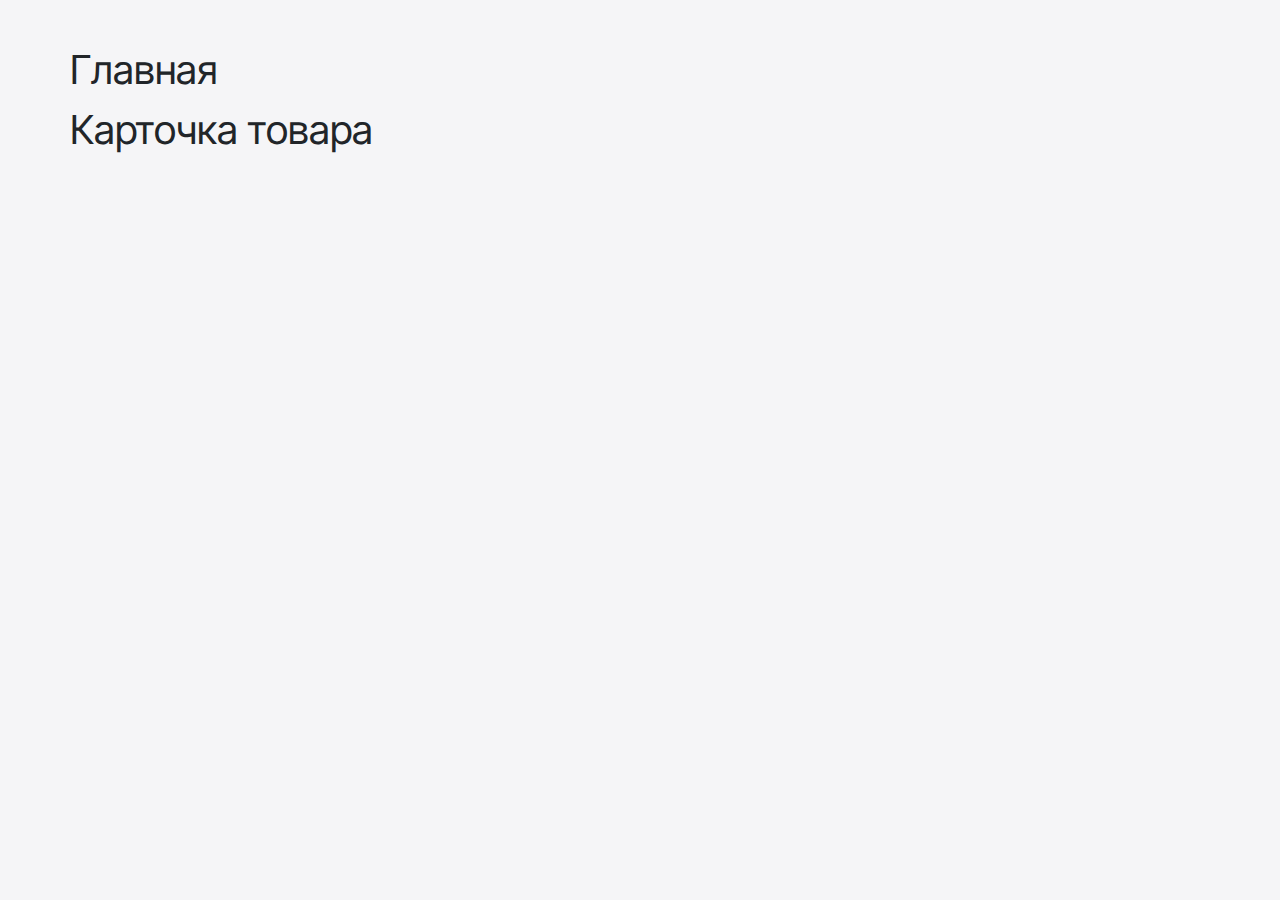
<file: nav.html>
<!doctype html>
<html lang="en">
<head>
    <meta charset="UTF-8">
    <meta name="viewport"
          content="width=device-width, user-scalable=no, initial-scale=1.0, maximum-scale=1.0, minimum-scale=1.0">
    <meta http-equiv="X-UA-Compatible" content="ie=edge">
    <title>Навигация</title>
    <link rel="stylesheet" href="css/fancybox.css">
    <link rel="stylesheet" href="animation/aos.css">
    <link rel="stylesheet" href="https://cdn.jsdelivr.net/npm/swiper@8/swiper-bundle.min.css"/>
    <link rel="stylesheet" href="bootstrsp/bootstrap.min.css">
    <link rel="stylesheet" href="css/style.css">
</head>
<body>

    <section class="nav">
        <div class="container">
          <div class="nav__inner">
              <a href="index.html">Главная</a>
              <a href="tour-card.html">Карточка товара</a>
          </div>
        </div>
    </section>




<script src="js/fancybox.umd.js"></script>
<script src="animation/aos.js"></script>
<script src="https://cdn.jsdelivr.net/npm/swiper@8/swiper-bundle.min.js"></script>
<script src="bootstrsp/bootstrap.min.js"></script>
<script src="js/main.js"></script>
</body>
</html>
</file>
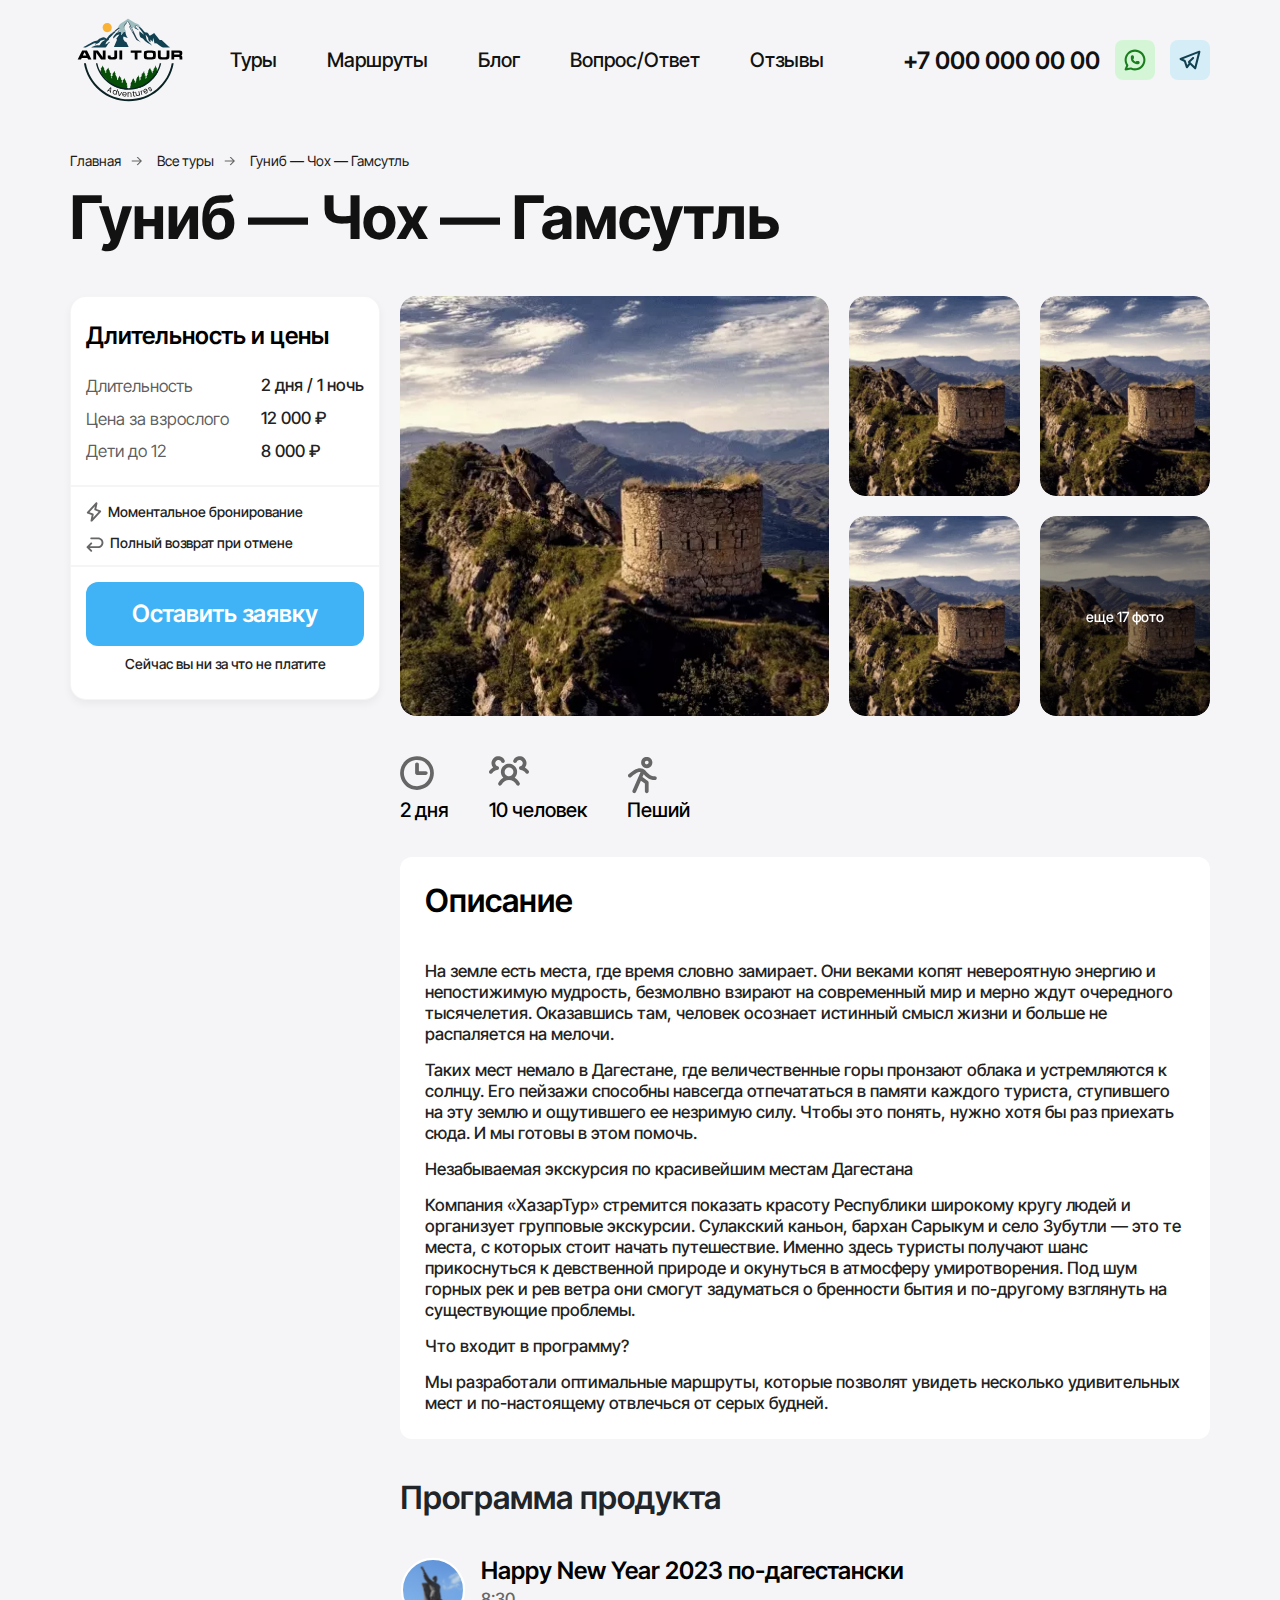
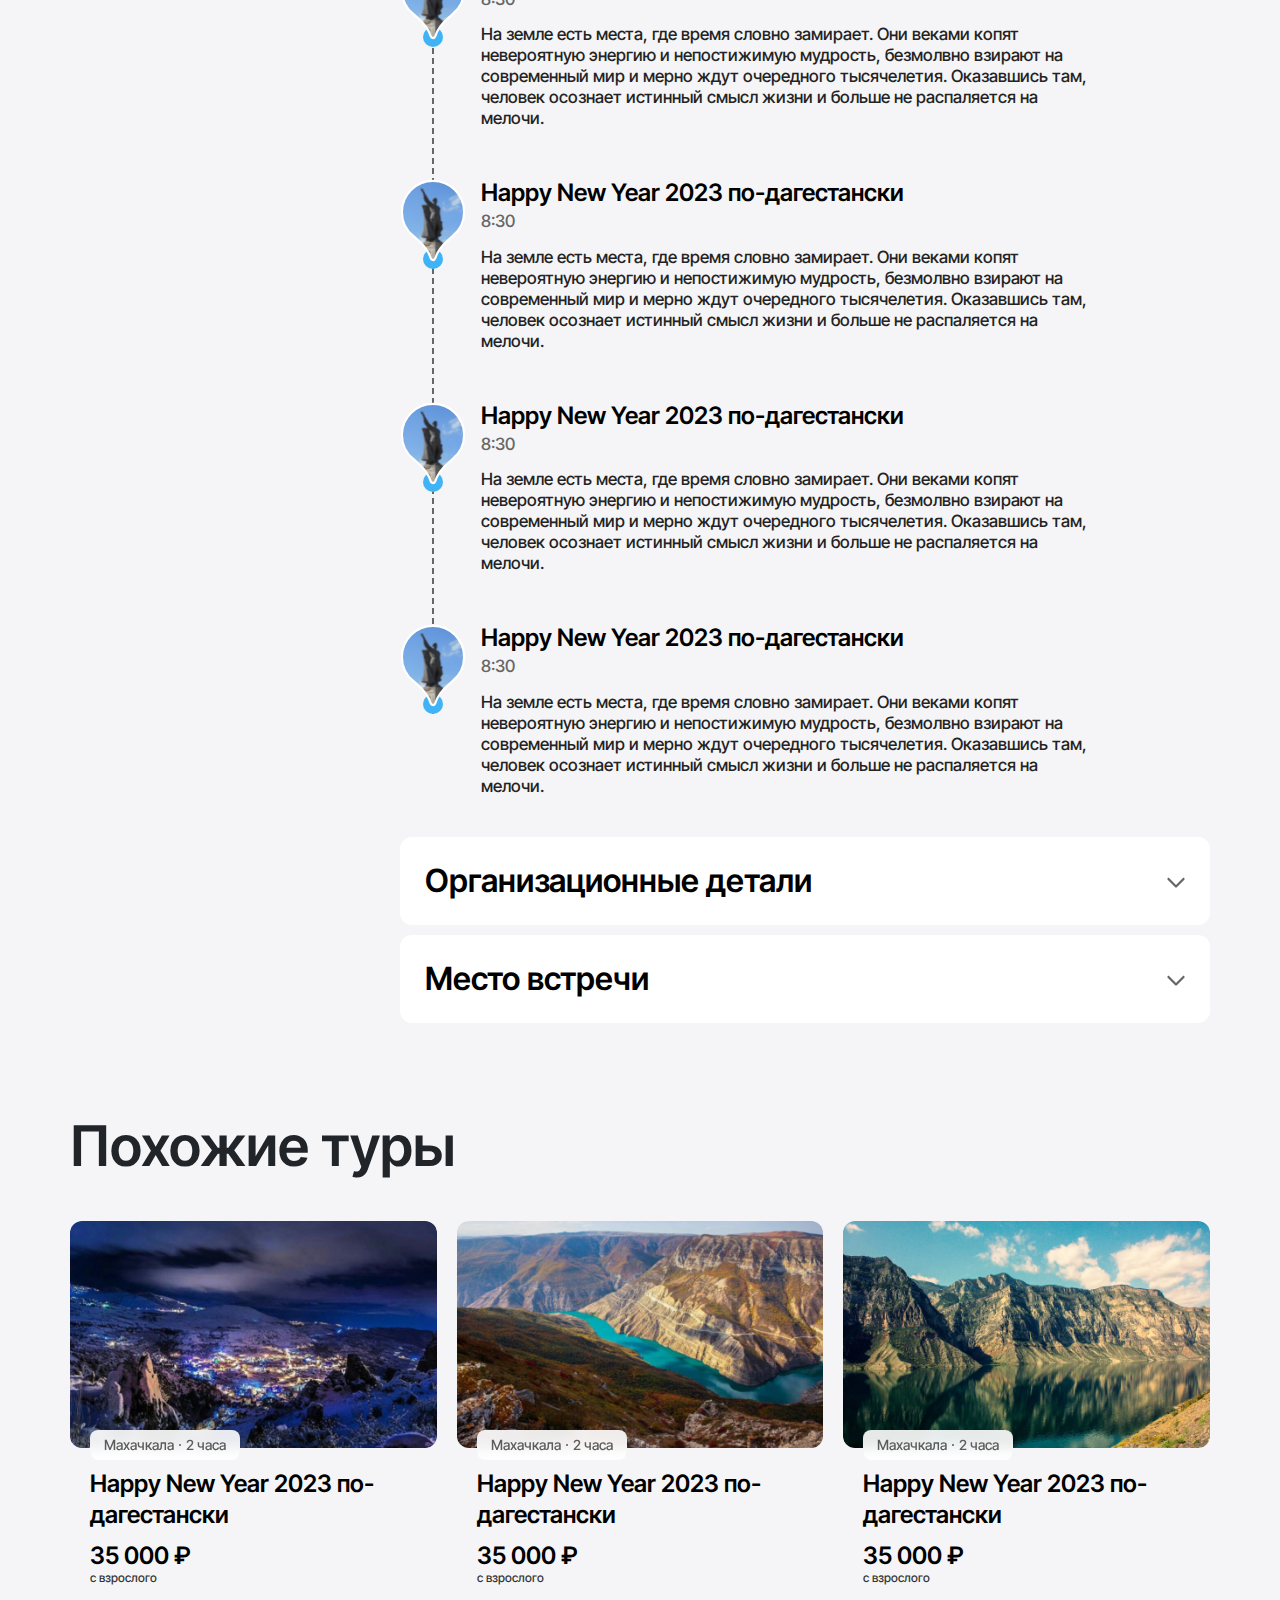
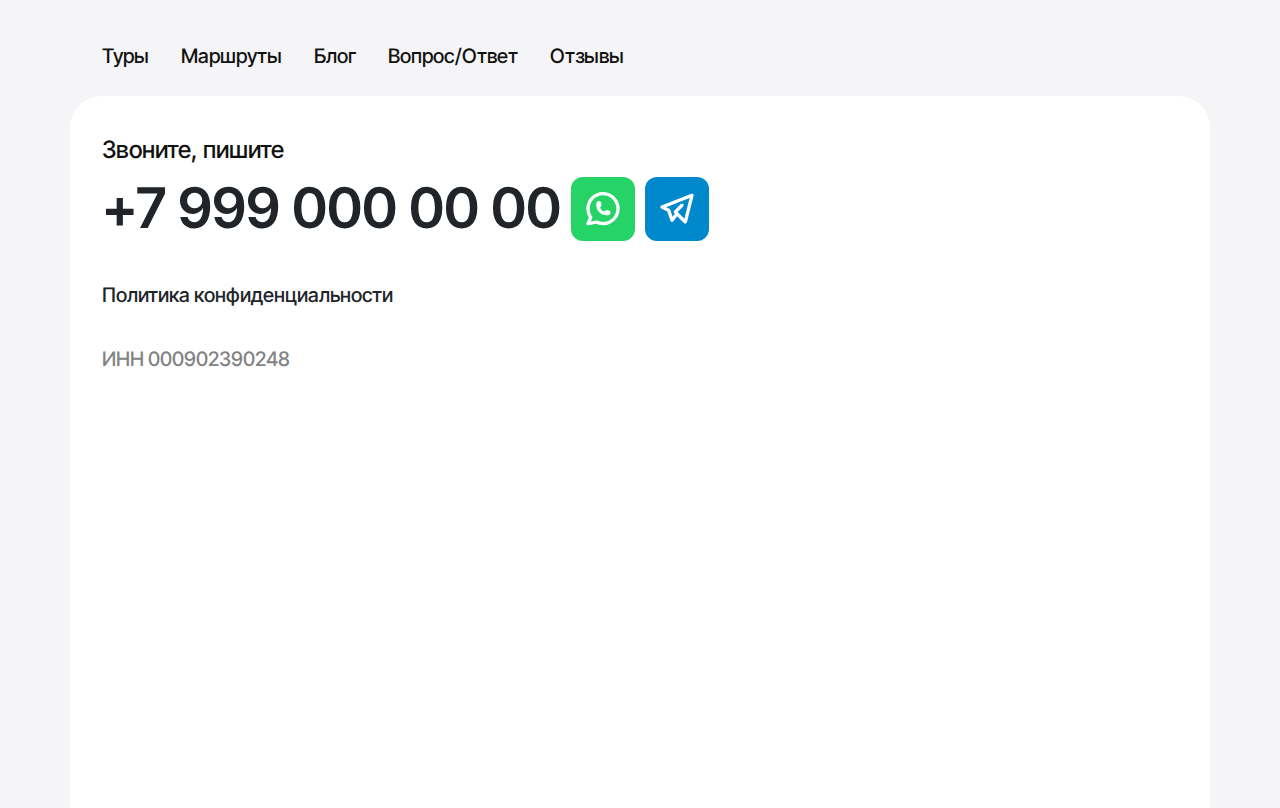
<file: tour-card.html>
<!doctype html>
<html lang="en">
<head>
    <meta charset="UTF-8">
    <meta name="viewport"
          content="width=device-width, user-scalable=no, initial-scale=1.0, maximum-scale=1.0, minimum-scale=1.0">
    <meta http-equiv="X-UA-Compatible" content="ie=edge">
    <title>Карточка тура</title>
    <link rel="stylesheet" href="css/fancybox.css">
    <link rel="stylesheet" href="animation/aos.css">
    <link rel="stylesheet" href="https://cdn.jsdelivr.net/npm/swiper@8/swiper-bundle.min.css"/>
    <link rel="stylesheet" href="bootstrsp/bootstrap.min.css">
    <link rel="stylesheet" href="css/style.css">
</head>
<body>

    <header class="header">
        <div class="container">
            <div class="header__inner">
                <a href="" class="header__mob">
                    <svg width="20" height="16" viewBox="0 0 20 16" fill="none" xmlns="http://www.w3.org/2000/svg">
                        <path d="M19.3751 8C19.3751 8.29837 19.2565 8.58451 19.0456 8.79549C18.8346 9.00647 18.5484 9.125 18.2501 9.125H4.46883L9.29695 13.9531C9.40183 14.0576 9.48505 14.1818 9.54183 14.3186C9.59861 14.4553 9.62784 14.6019 9.62784 14.75C9.62784 14.8981 9.59861 15.0447 9.54183 15.1814C9.48505 15.3182 9.40183 15.4424 9.29695 15.5469C9.08466 15.7564 8.79837 15.8739 8.50008 15.8739C8.20179 15.8739 7.9155 15.7564 7.7032 15.5469L0.953202 8.79687C0.848322 8.69236 0.765105 8.56816 0.708324 8.43142C0.651543 8.29467 0.622314 8.14806 0.622314 8C0.622314 7.85193 0.651543 7.70532 0.708324 7.56858C0.765105 7.43183 0.848322 7.30764 0.953202 7.20312L7.7032 0.453123C7.91455 0.241779 8.20119 0.123047 8.50008 0.123047C8.64807 0.123047 8.79461 0.152196 8.93134 0.208831C9.06807 0.265466 9.1923 0.348476 9.29695 0.453123C9.4016 0.557771 9.48461 0.682005 9.54124 0.818733C9.59788 0.955461 9.62703 1.10201 9.62703 1.25C9.62703 1.39799 9.59788 1.54454 9.54124 1.68126C9.48461 1.81799 9.4016 1.94223 9.29695 2.04687L4.46883 6.875H18.2501C18.5484 6.875 18.8346 6.99353 19.0456 7.2045C19.2565 7.41548 19.3751 7.70163 19.3751 8Z" fill="black"/>
                    </svg>
                </a>
                <div class="header__left">
                    <a class="header__logo" href="`">
                        <img src="img/logo.svg" alt="">
                    </a>
                </div>
                <div class="header__right">
                    <nav class="header__nav">
                        <ul class="header__list">
                            <li>
                                <a href=""> Туры</a>
                            </li>
                            <li>
                                <a href="">Маршруты</a>
                            </li>
                            <li>
                                <a href="">Блог</a>
                            </li>
                            <li>
                                <a href="">Вопрос/Ответ</a>
                            </li>
                            <li>
                                <a href="">Отзывы</a>
                            </li>
                        </ul>
                    </nav>
                    <div class="header__links">
                        <a class="header__tel" href="tel:+7 000 000 00 00">+7 000 000 00 00</a>
                        <div class="header__social">
                            <a class="header__whatsapp" href="">
                                <svg width="22" height="22" viewBox="0 0 22 22" fill="none" xmlns="http://www.w3.org/2000/svg">
                                    <path fill-rule="evenodd" clip-rule="evenodd" d="M16.4156 4.65939C14.8714 3.34231 12.8997 2.63403 10.8704 2.66747C8.84108 2.70091 6.89375 3.47377 5.39382 4.84101C3.89389 6.20825 2.94448 8.07588 2.72376 10.0934C2.50304 12.1109 3.02619 14.1397 4.19502 15.7989C4.40424 16.0959 4.44361 16.4804 4.29892 16.8136L3.35353 18.9909L6.70234 18.3941C6.92008 18.3553 7.14452 18.3868 7.34316 18.4841C9.16597 19.3765 11.2518 19.5731 13.2093 19.0369C15.1667 18.5007 16.8612 17.2686 17.9747 15.5718C19.0883 13.875 19.5443 11.8301 19.2572 9.82096C18.9701 7.8118 17.9597 5.97647 16.4156 4.65939ZM10.836 0.584423C13.3727 0.542624 15.8373 1.42797 17.7675 3.07432C19.6977 4.72067 20.9608 7.01484 21.3196 9.52629C21.6784 12.0377 21.1084 14.5938 19.7165 16.7148C18.3246 18.8358 16.2065 20.376 13.7597 21.0462C11.425 21.6858 8.94428 21.4914 6.74246 20.5031L1.80745 21.3826C1.42961 21.4499 1.04536 21.3041 0.807401 21.0029C0.569447 20.7018 0.516346 20.2943 0.669204 19.9422L2.16291 16.5022C0.933921 14.5268 0.398533 12.1909 0.652785 9.86684C0.928685 7.34493 2.11545 5.01039 3.99036 3.30135C5.86527 1.5923 8.29943 0.626222 10.836 0.584423Z" fill="#1B7E1E"/>
                                    <path fill-rule="evenodd" clip-rule="evenodd" d="M7.29065 6.75208C7.58368 6.45905 7.98111 6.29443 8.39551 6.29443C8.80991 6.29443 9.20734 6.45905 9.50036 6.75208C9.79339 7.04511 9.95801 7.44254 9.95801 7.85693V8.8986C9.95801 9.313 9.79339 9.71043 9.50036 10.0035C9.39499 10.1088 9.27613 10.1976 9.14782 10.2681C9.35244 10.856 9.68817 11.3963 10.1367 11.8449C10.5853 12.2934 11.1256 12.6292 11.7135 12.8338C11.784 12.7055 11.8728 12.5866 11.9782 12.4812C12.2712 12.1882 12.6686 12.0236 13.083 12.0236H14.1247C14.5391 12.0236 14.9365 12.1882 15.2295 12.4812C15.5226 12.7743 15.6872 13.1717 15.6872 13.5861C15.6872 14.0005 15.5226 14.3979 15.2295 14.691C14.9365 14.984 14.5391 15.1486 14.1247 15.1486H13.083C11.4254 15.1486 9.83569 14.4901 8.66359 13.318C7.49149 12.1459 6.83301 10.5562 6.83301 8.8986V7.85693C6.83301 7.44254 6.99763 7.04511 7.29065 6.75208Z" fill="#1B7E1E"/>
                                </svg>
                            </a>
                            <a class="header__telegram" href="">
                                <svg width="22" height="20" viewBox="0 0 22 20" fill="none" xmlns="http://www.w3.org/2000/svg">
                                    <path fill-rule="evenodd" clip-rule="evenodd" d="M21.0635 0.885234C21.3556 1.1427 21.4797 1.54158 21.3852 1.91933L17.2186 18.586C17.1276 18.9501 16.8477 19.237 16.4861 19.3372C16.1244 19.4374 15.7368 19.3353 15.4714 19.0699L11.1124 14.7109L8.70801 17.9167C8.47555 18.2266 8.09026 18.382 7.70782 18.3199C7.32539 18.2578 7.00899 17.9886 6.88647 17.6211L4.93958 11.7804L1.15883 9.89005C0.790315 9.70579 0.565032 9.32163 0.584134 8.91006C0.603235 8.49849 0.863132 8.13685 1.24713 7.98751L19.9971 0.695847C20.36 0.554719 20.7713 0.627772 21.0635 0.885234ZM11.7489 12.4011C11.7412 12.3932 11.7334 12.3853 11.7254 12.3776L11.4312 12.0834L14.8613 8.65325C15.268 8.24646 15.268 7.58691 14.8613 7.18012C14.4545 6.77332 13.7949 6.77332 13.3881 7.18012L9.22145 11.3468C8.81465 11.7536 8.81465 12.4131 9.22145 12.8199L9.62429 13.2228L8.2342 15.0762L6.77956 10.7123C6.6922 10.4502 6.5043 10.2335 6.25719 10.11L4.19225 9.07752L18.8758 3.36724L15.6437 16.2959L11.7489 12.4011Z" fill="#114151"/>
                                </svg>
                            </a>
                        </div>
                    </div>
                </div>
                <div class="burger">
                    <span></span>
                    <span></span>
                    <span></span>
                </div>
            </div>
        </div>
    </header>

    <div class="breadcrumbs">
        <div class="container">
            <div class="breadcrumbs__items">
                <a href="index.html" class="breadcrumbs__item">Главная</a>
                <a href="" class="breadcrumbs__item">Все туры</a>
                <span class="breadcrumbs__item">Гуниб — Чох — Гамсутль</span>
            </div>
        </div>
    </div>

    <main class="content">
        <div class="container">
            <div class="content__title">Гуниб — Чох — Гамсутль</div>
            <div class="content__inner">
                <section class="gallery-two">
                    <div class="gallery-two__slider">
                            <div class="swiper mySwiper">
                                <div class="swiper-wrapper">
                                    <a class="swiper-slide" href="img/gallery-two.webp" data-fancybox="gallery2">
                                        <img src="img/gallery-two.webp" alt="">
                                    </a>
                                    <a class="swiper-slide" href="img/gallery-two.webp" data-fancybox="gallery2">
                                        <img src="img/gallery-two.webp" alt="">
                                    </a>
                                    <a class="swiper-slide" href="img/gallery-two.webp" data-fancybox="gallery2">
                                        <img src="img/gallery-two.webp" alt="">
                                    </a>
                                    <a class="swiper-slide" href="img/gallery-two.webp" data-fancybox="gallery2">
                                        <img src="img/gallery-two.webp" alt="">
                                    </a>
                                    <a class="swiper-slide" href="img/gallery-two.webp" data-fancybox="gallery2">
                                        <img src="img/gallery-two.webp" alt="">
                                        <span>еще 17 фото</span>
                                    </a>
                                </div>
                                <div class="gallery-two__next swiper-button-next"></div>
                                <div class="gallery-two__prev swiper-button-prev"></div>
                                <div class="gallery-two__pagination swiper-pagination"></div>
                            </div>
                        </div>
                    <div class="aside">
                            <div class="aside__inner">
                                <div class="aside__title">Длительность и цены</div>
                                <div class="aside__info">
                                    <div class="aside__info-left">
                                        <div class="aside__info-question">Длительность</div>
                                        <div class="aside__info-question">Цена за взрослого</div>
                                        <div class="aside__info-question">Дети до 12</div>
                                    </div>
                                    <div class="aside__info-right">
                                        <div class="aside__info-answer">2 дня / 1 ночь</div>
                                        <div class="aside__info-answer">12 000 ₽</div>
                                        <div class="aside__info-answer">8 000 ₽</div>
                                    </div>
                                </div>
                                <div class="aside__guarantees">
                                    <div class="aside__subtitle">
                                        <i>
                                            <img src="img/aside.svg" alt="">
                                        </i>
                                        <span>Моментальное бронирование</span>
                                    </div>
                                    <div class="aside__subtitle">
                                        <i>
                                            <img src="img/aside2.svg" alt="">
                                        </i>
                                        <span>Полный возврат при отмене</span>
                                    </div>
                                </div>
                                <div class="aside__bottom">
                                    <button class="aside__btn mbtn">Оставить заявку</button>
                                    <p class="aside__desc">Сейчас вы ни за что не платите</p>
                                </div>
                            </div>
                        </div>
                </section>
                <section class="description">
                        <div class="description__top">
                            <div class="description__item">
                                <div class="description__item-img">
                                    <img src="img/description.svg" alt="">
                                </div>
                                <div class="description__item-title">2 дня</div>
                            </div>
                            <div class="description__item">
                                <div class="description__item-img">
                                    <img src="img/description2.svg" alt="">
                                </div>
                                <div class="description__item-title">10 человек</div>
                            </div>
                            <div class="description__item">
                                <div class="description__item-img">
                                    <img src="img/description3.svg" alt="">
                                </div>
                                <div class="description__item-title">Пеший</div>
                            </div>
                        </div>
                           <div class="description__inner">
                               <div class="description__title">Описание</div>
                               <div class="description__desc">
                                   <p>
                                       На земле есть места, где время словно замирает. Они веками копят невероятную энергию и непостижимую мудрость, безмолвно взирают на современный мир и мерно ждут очередного тысячелетия. Оказавшись там, человек осознает истинный смысл жизни и больше не распаляется на мелочи.
                                   </p>
                                   <p>
                                       Таких мест немало в Дагестане, где величественные горы пронзают облака и устремляются к солнцу. Его пейзажи способны навсегда отпечататься в памяти каждого туриста, ступившего на эту землю и ощутившего ее незримую силу. Чтобы это понять, нужно хотя бы раз приехать сюда. И мы готовы в этом помочь.
                                   </p>
                                   <p>
                                       Незабываемая экскурсия по красивейшим местам Дагестана
                                   </p>
                                   <p>
                                       Компания «ХазарТур» стремится показать красоту Республики широкому кругу людей и организует групповые экскурсии. Сулакский каньон, бархан Сарыкум и село Зубутли — это те места, с которых стоит начать путешествие. Именно здесь туристы получают шанс прикоснуться к девственной природе и окунуться в атмосферу умиротворения. Под шум горных рек и рев ветра они смогут задуматься о бренности бытия и по-другому взглянуть на существующие проблемы.
                                   </p>
                                   <p>
                                       Что входит в программу?
                                   </p>
                                   <p>
                                       Мы разработали оптимальные маршруты, которые позволят увидеть несколько удивительных мест и по-настоящему отвлечься от серых будней.
                                   </p>
                               </div>
                           </div>
                    </section>
                <section class="program">
                        <div class="program__inner">
                            <div class="program__title">Программа продукта</div>
                            <div class="program__items">
                                <div class="program__item">
                                    <div class="program__item-inner">
                                        <div class="program__item-img">
                                            <img src="img/program.svg" alt="">
                                        </div>
                                        <div class="program__item-desc">
                                            <div class="program__item-title">Happy New Year 2023 по-дагестански</div>
                                            <div class="program__item-time">8:30</div>
                                            <div class="program__item-text">
                                                На земле есть места, где время словно замирает. Они веками копят невероятную энергию и непостижимую мудрость, безмолвно взирают на современный мир и мерно ждут очередного тысячелетия. Оказавшись там, человек осознает истинный смысл жизни и больше не распаляется на мелочи.
                                            </div>
                                        </div>
                                    </div>
                                </div>
                                <div class="program__item">
                                    <div class="program__item-inner">
                                        <div class="program__item-img">
                                            <img src="img/program.svg" alt="">
                                        </div>
                                        <div class="program__item-desc">
                                            <div class="program__item-title">Happy New Year 2023 по-дагестански</div>
                                            <div class="program__item-time">8:30</div>
                                            <div class="program__item-text">
                                                На земле есть места, где время словно замирает. Они веками копят невероятную энергию и непостижимую мудрость, безмолвно взирают на современный мир и мерно ждут очередного тысячелетия. Оказавшись там, человек осознает истинный смысл жизни и больше не распаляется на мелочи.
                                            </div>
                                        </div>
                                    </div>
                                </div>
                                <div class="program__item">
                                    <div class="program__item-inner">
                                        <div class="program__item-img">
                                            <img src="img/program.svg" alt="">
                                        </div>
                                        <div class="program__item-desc">
                                            <div class="program__item-title">Happy New Year 2023 по-дагестански</div>
                                            <div class="program__item-time">8:30</div>
                                            <div class="program__item-text">
                                                На земле есть места, где время словно замирает. Они веками копят невероятную энергию и непостижимую мудрость, безмолвно взирают на современный мир и мерно ждут очередного тысячелетия. Оказавшись там, человек осознает истинный смысл жизни и больше не распаляется на мелочи.
                                            </div>
                                        </div>
                                    </div>
                                </div>
                                <div class="program__item">
                                    <div class="program__item-inner">
                                        <div class="program__item-img">
                                            <img src="img/program.svg" alt="">
                                        </div>
                                        <div class="program__item-desc">
                                            <div class="program__item-title">Happy New Year 2023 по-дагестански</div>
                                            <div class="program__item-time">8:30</div>
                                            <div class="program__item-text">
                                                На земле есть места, где время словно замирает. Они веками копят невероятную энергию и непостижимую мудрость, безмолвно взирают на современный мир и мерно ждут очередного тысячелетия. Оказавшись там, человек осознает истинный смысл жизни и больше не распаляется на мелочи.
                                            </div>
                                        </div>
                                    </div>
                                </div>
                            </div>
                        </div>
                    </section>
                <section class="details">
                        <div class="container">
                            <div class="details__inner">
                                <div class="details__items">
                                    <div class="details__item slideToggle-block">
                                        <div class="details__item-show slideToggle-block__show">
                                            <div class="details__item-title">Организационные детали</div>
                                            <button class="details__item-btn">
                                                <img src="img/arrow-show.svg" alt="">
                                            </button>
                                        </div>
                                        <div class="details__item-hidden slideToggle-block__hidden">
                                           <div class="details__item-wrap slideToggle-block__wrap">
                                               <div class="details__item-text">Мы встречаем каждого в аэропорту и отвозим по отелям чтобы вы могли отдохнуть с пути.
                                                   На следующий день собираемся у памятника Кирову на проспекте Гамидова, оттуда отправимся в путь!
                                               </div>
                                               <div class="details__item-map">
                                                   <iframe src="https://www.google.com/maps/embed?pb=!1m18!1m12!1m3!1d2064.0117898182584!2d47.49526472774527!3d42.979253873072025!2m3!1f0!2f0!3f0!3m2!1i1024!2i768!4f13.1!3m3!1m2!1s0x404ea05b6f21f85b%3A0x31336e47f4d72066!2z0YPQuy4g0JTQt9C10YDQttC40L3RgdC60L7Qs9C-LCDQnNCw0YXQsNGH0LrQsNC70LAsINCg0LXRgdC_LiDQlNCw0LPQtdGB0YLQsNC9LCDQoNC-0YHRgdC40Y8!5e0!3m2!1sru!2s!4v1669205919435!5m2!1sru!2s" style="border:0;" allowfullscreen="" loading="lazy" referrerpolicy="no-referrer-when-downgrade"></iframe>
                                               </div>
                                           </div>
                                        </div>
                                    </div>
                                    <div class="details__item slideToggle-block">
                                        <div class="details__item-show slideToggle-block__show">
                                            <div class="details__item-title">Место встречи</div>
                                            <button class="details__item-btn">
                                                <img src="img/arrow-show.svg" alt="">
                                            </button>
                                        </div>
                                        <div class="details__item-hidden slideToggle-block__hidden">
                                            <div class="details__item-wrap slideToggle-block__wrap">
                                                <div class="details__item-text">Мы встречаем каждого в аэропорту и отвозим по отелям чтобы вы могли отдохнуть с пути.
                                                    На следующий день собираемся у памятника Кирову на проспекте Гамидова, оттуда отправимся в путь!
                                                </div>
                                                <div class="details__item-map">
                                                    <iframe src="https://www.google.com/maps/embed?pb=!1m18!1m12!1m3!1d2064.0117898182584!2d47.49526472774527!3d42.979253873072025!2m3!1f0!2f0!3f0!3m2!1i1024!2i768!4f13.1!3m3!1m2!1s0x404ea05b6f21f85b%3A0x31336e47f4d72066!2z0YPQuy4g0JTQt9C10YDQttC40L3RgdC60L7Qs9C-LCDQnNCw0YXQsNGH0LrQsNC70LAsINCg0LXRgdC_LiDQlNCw0LPQtdGB0YLQsNC9LCDQoNC-0YHRgdC40Y8!5e0!3m2!1sru!2s!4v1669205919435!5m2!1sru!2s" style="border:0;" allowfullscreen="" loading="lazy" referrerpolicy="no-referrer-when-downgrade"></iframe>
                                                </div>
                                            </div>
                                        </div>
                                    </div>
                                </div>
                            </div>
                        </div>
                    </section>
            </div>
        </div>
    </main>

    <section class="similar-tours">
      <div class="container">
          <div class="similar-tours__inner">
              <div class="similar-tours__title display2">Похожие туры</div>
              <div class="similar-tours__items cards">
                  <a href="" class="similar-tours__item card">
                      <div class="similar-tours__item-img card__img">
                          <img src="img/popular-tours.png" alt="">
                      </div>
                      <div class="similar-tours__item-desc card__desc">
                          <div class="similar-tours__item-subtitle card__subtitle">Махачкала <span></span> 2 часа</div>
                          <div class="similar-tours__item-title card__title">Happy New Year 2023 по-дагестански</div>
                          <div class="similar-tours__item-price card__price">35 000 ₽<span>с взрослого</span></div>
                      </div>
                  </a>
                  <a href="" class="similar-tours__item card">
                      <div class="similar-tours__item-img card__img">
                          <img src="img/popular-tours2.png" alt="">
                      </div>
                      <div class="similar-tours__item-desc card__desc">
                          <div class="similar-tours__item-subtitle card__subtitle">Махачкала <span></span> 2 часа</div>
                          <div class="similar-tours__item-title card__title">Happy New Year 2023 по-дагестански</div>
                          <div class="similar-tours__item-price card__price">35 000 ₽<span>с взрослого</span></div>
                      </div>
                  </a>
                  <a href="" class="similar-tours__item card">
                      <div class="similar-tours__item-img card__img">
                          <img src="img/popular-tours3.png" alt="">
                      </div>
                      <div class="similar-tours__item-desc card__desc">
                          <div class="similar-tours__item-subtitle card__subtitle">Махачкала <span></span> 2 часа</div>
                          <div class="similar-tours__item-title card__title">Happy New Year 2023 по-дагестански</div>
                          <div class="similar-tours__item-price card__price">35 000 ₽<span>с взрослого</span></div>
                      </div>
                  </a>
              </div>
          </div>
      </div>
    </section>
    <section class="map">
        <div class="container">
            <div class="map__inner">
                <div class="map__left">
                    <div class="map__data">
                        <iframe src="https://www.google.com/maps/embed?pb=!1m18!1m12!1m3!1d2064.0117898182584!2d47.49526472774527!3d42.979253873072025!2m3!1f0!2f0!3f0!3m2!1i1024!2i768!4f13.1!3m3!1m2!1s0x404ea05b6f21f85b%3A0x31336e47f4d72066!2z0YPQuy4g0JTQt9C10YDQttC40L3RgdC60L7Qs9C-LCDQnNCw0YXQsNGH0LrQsNC70LAsINCg0LXRgdC_LiDQlNCw0LPQtdGB0YLQsNC9LCDQoNC-0YHRgdC40Y8!5e0!3m2!1sru!2s!4v1669205919435!5m2!1sru!2s" width="530" height="370" style="border:0;" allowfullscreen="" loading="lazy" referrerpolicy="no-referrer-when-downgrade"></iframe>
                    </div>
                </div>
                <div class="map__right">
                    <nav class="map__nav">
                        <ul class="map__list">
                            <li>
                                <a href="">Туры</a>
                            </li>
                            <li>
                                <a href="">Маршруты</a>
                            </li>
                            <li>
                                <a href="">Блог</a>
                            </li>
                            <li>
                                <a href="">
                                    Вопрос/Ответ
                                </a>
                            </li>
                            <li>
                                <a href="">Отзывы</a>
                            </li>
                        </ul>
                    </nav>
                    <div class="map__subtitle">Звоните, пишите</div>
                    <div class="map__links connection__links">
                        <a class="map__number connection__number" href="tel:+7 999 000 00 00">+7 999 000 00 00</a>
                        <a class="map__whatsapp connection__whatsapp" href="">
                            <svg width="34" height="35" viewBox="0 0 34 35" fill="none" xmlns="http://www.w3.org/2000/svg">
                                <path fill-rule="evenodd" clip-rule="evenodd" d="M25.6651 7.48804C23.1944 5.38071 20.0396 4.24746 16.7928 4.30097C13.5459 4.35447 10.4302 5.59104 8.03031 7.77863C5.63042 9.96621 4.11137 12.9544 3.75821 16.1825C3.40506 19.4105 4.24209 22.6565 6.11222 25.3112C6.44698 25.7864 6.50997 26.4017 6.27846 26.9348L4.76584 30.4185L10.1239 29.4636C10.4723 29.4015 10.8314 29.4519 11.1493 29.6075C14.0657 31.0355 17.4031 31.35 20.535 30.4921C23.667 29.6342 26.3781 27.6628 28.1598 24.9479C29.9414 22.233 30.6711 18.9612 30.2117 15.7465C29.7524 12.5319 28.1357 9.59536 25.6651 7.48804ZM16.7379 0.968085C20.7964 0.901206 24.7399 2.31777 27.8282 4.95192C30.9166 7.58608 32.9374 11.2567 33.5116 15.2751C34.0857 19.2934 33.1737 23.3831 30.9466 26.7767C28.7196 30.1704 25.3306 32.6346 21.4157 33.707C17.6803 34.7302 13.7111 34.4192 10.1881 32.838L2.29211 34.2452C1.68757 34.3529 1.07276 34.1195 0.692038 33.6377C0.311311 33.1559 0.226349 32.5038 0.470921 31.9406L2.86085 26.4365C0.894469 23.2759 0.0378474 19.5384 0.444651 15.8199C0.886091 11.7849 2.78491 8.04964 5.78477 5.31516C8.78462 2.58068 12.6793 1.03496 16.7379 0.968085Z" fill="white"></path>
                                <path fill-rule="evenodd" clip-rule="evenodd" d="M11.0652 10.8367C11.5341 10.3679 12.17 10.1045 12.833 10.1045C13.496 10.1045 14.1319 10.3679 14.6008 10.8367C15.0696 11.3056 15.333 11.9415 15.333 12.6045V14.2712C15.333 14.9342 15.0696 15.5701 14.6008 16.0389C14.4322 16.2075 14.242 16.3495 14.0367 16.4623C14.3641 17.403 14.9013 18.2675 15.619 18.9852C16.3367 19.7029 17.2011 20.2401 18.1419 20.5675C18.2546 20.3622 18.3967 20.172 18.5652 20.0034C19.0341 19.5345 19.67 19.2712 20.333 19.2712H21.9997C22.6627 19.2712 23.2986 19.5345 23.7674 20.0034C24.2363 20.4722 24.4997 21.1081 24.4997 21.7712C24.4997 22.4342 24.2363 23.0701 23.7674 23.5389C23.2986 24.0078 22.6627 24.2712 21.9997 24.2712H20.333C17.6808 24.2712 15.1373 23.2176 13.2619 21.3422C11.3866 19.4669 10.333 16.9233 10.333 14.2712V12.6045C10.333 11.9415 10.5964 11.3056 11.0652 10.8367Z" fill="white"></path>
                            </svg>
                        </a>
                        <a class="map__telegram connection__telegram" href="">
                            <svg width="34" height="31" viewBox="0 0 34 31" fill="none" xmlns="http://www.w3.org/2000/svg">
                                <path fill-rule="evenodd" clip-rule="evenodd" d="M33.1017 1.04919C33.5691 1.46113 33.7677 2.09934 33.6166 2.70373L26.9499 29.3704C26.8043 29.9529 26.3566 30.4121 25.7779 30.5724C25.1992 30.7326 24.5791 30.5693 24.1545 30.1447L17.18 23.1702L13.333 28.2995C12.9611 28.7954 12.3446 29.044 11.7327 28.9447C11.1208 28.8454 10.6146 28.4147 10.4185 27.8266L7.30352 18.4815L1.25433 15.4569C0.664699 15.1621 0.304247 14.5474 0.334809 13.8889C0.365372 13.2304 0.781206 12.6518 1.39561 12.4128L31.3956 0.746167C31.9762 0.520363 32.6343 0.637247 33.1017 1.04919ZM18.1985 19.4746C18.1862 19.4619 18.1736 19.4494 18.1608 19.437L17.69 18.9662L23.1782 13.478C23.8291 12.8271 23.8291 11.7719 23.1782 11.121C22.5273 10.4701 21.472 10.4701 20.8212 11.121L14.1545 17.7877C13.5036 18.4385 13.5036 19.4938 14.1545 20.1447L14.7991 20.7892L12.5749 23.7548L10.2475 16.7725C10.1077 16.3531 9.80707 16.0065 9.41171 15.8088L6.10779 14.1568L29.6015 5.02039L24.4301 25.7062L18.1985 19.4746Z" fill="white"></path>
                            </svg>
                        </a>
                    </div>
                    <a href="" class="map__privacy">Политика конфиденциальности</a>
                    <div class="map__info">ИНН 000902390248</div>
                </div>
            </div>

        </div>
    </section>


    <script src="js/fancybox.umd.js"></script>
    <script src="animation/aos.js"></script>
    <script src="https://cdn.jsdelivr.net/npm/swiper@8/swiper-bundle.min.js"></script>
    <script src="bootstrsp/bootstrap.min.js"></script>
    <script src="js/main.js"></script>
</body>
</html>
</file>
<file: css/style.css>
@import url("https://fonts.googleapis.com/css2?family=Bebas+Neue&family=Inter+Tight:ital,wght@0,300;0,400;0,500;0,600;0,700;0,800;0,900;1,300;1,400;1,500;1,600;1,700;1,800;1,900&family=Inter:wght@300;400;500;600&family=Montserrat:ital,wght@0,300;0,400;0,500;0,600;0,700;1,300;1,400;1,500;1,600;1,700&family=Outfit:wght@300;400;500;600;700;800&family=Roboto+Condensed:wght@700&family=Roboto:ital,wght@0,400;0,500;0,700;1,400;1,500;1,700&family=Rubik:ital,wght@0,300;0,400;0,500;0,600;0,700;1,300;1,400;1,500;1,600;1,700&family=STIX+Two+Text:ital,wght@0,400;0,500;0,600;0,700;1,400;1,500;1,600;1,700&family=Ubuntu:ital,wght@0,300;0,400;0,500;0,700;1,300;1,400;1,500;1,700&display=swap");
*,
*::before,
*::after {
  box-sizing: inherit;
}

* {
  box-sizing: border-box;
}

body,
div,
p,
h1,
h2,
h3,
h4,
h5,
ul,
li,
a,
form,
label {
  margin: 0;
  padding: 0;
  border: 0;
  text-decoration: none;
  line-height: 1;
  box-sizing: border-box;
}

button,
input,
textarea {
  outline: none !important;
}

button {
  border: none;
  cursor: pointer;
}

input[type=text]:focus,
input[type=file]:focus,
input[type=checkbox]:focus,
input[type=radio]:focus,
input:active {
  outline: none !important;
}

html {
  height: 100%;
  scroll-behavior: smooth;
  box-sizing: border-box;
}

body {
  font-family: 'Inter Tight', sans-serif;
  font-weight: 400;
  height: 100%;
  overflow-x: hidden;
  background: #F5F5F7;
}

body.fixed-body {
  overflow: hidden;
}

h1,
h2,
h3,
h4,
h5,
h6,
p,
img {
  margin: 0;
  padding: 0;
  height: auto;
  max-width: 100%;
  object-fit: cover;
}

a {
  border: none !important;
  color: inherit;
  text-decoration: none;
  transition: 0.3s;
}

a:hover {
  transition: 0.3s;
  color: #3FB3F5;
}

ul,
li {
  margin: 0;
  padding: 0;
  list-style: none;
}

.container {
  padding: 0;
}

@media screen and (max-width: 576px) {
  .container {
    padding: 0 15px;
  }
}
.header__inner {
  display: flex;
  justify-content: space-between;
  align-items: center;
  position: relative;
}
.header__left {
  display: flex;
  align-items: center;
}
.header__mob {
  display: none;
}
.header__right {
  display: flex;
  justify-content: space-between;
  align-items: center;
  flex-grow: 1;
  margin-left: 40px;
}
.header__links {
  display: flex;
  align-items: center;
}
.header__social {
  display: flex;
  align-items: center;
}
.header__list {
  display: flex;
  align-items: center;
}
.header__list li {
  font-weight: 500;
  font-size: 20px;
  line-height: 24px;
  color: #121212;
}
.header__list li:not(:first-child) {
  margin-left: 50px;
}
.header__tel {
  font-weight: 600;
  font-size: 24px;
  line-height: 29px;
  color: #121212;
}
.header__whatsapp {
  width: 40px;
  height: 40px;
  background: #D5F6D6;
  border-radius: 8px;
  margin-left: 15px;
  display: flex;
  justify-content: center;
  align-items: center;
}
.header__telegram {
  width: 40px;
  height: 40px;
  background: #D5EDF6;
  border-radius: 8px;
  margin-left: 15px;
  display: flex;
  justify-content: center;
  align-items: center;
}
.header .burger {
  width: 32px;
  height: 26px;
  position: relative;
  z-index: 5;
  cursor: pointer;
  display: none;
}
.header .burger span {
  height: 2px;
  background: #000000;
  transition: all 0.3s;
}
.header .burger span:nth-child(1) {
  position: absolute;
  top: 0;
  left: 0;
  width: 100%;
}
.header .burger span:nth-child(2) {
  position: absolute;
  top: 50%;
  right: 0;
  transform: translate(0, -50%);
  width: 20px;
}
.header .burger span:nth-child(3) {
  position: absolute;
  left: 0;
  bottom: 0;
  width: 100%;
}

@media screen and (max-width: 1200px) {
  .header__right {
    margin-left: 20px;
  }
  .header__list li:not(:first-child) {
    margin-left: 20px;
  }
  .header__tel {
    font-size: 20px;
  }
}
@media screen and (max-width: 992px) {
  .header__mob {
    display: block;
  }
  .header__right {
    position: absolute;
    z-index: 5;
    top: 0;
    left: -100%;
    width: 100%;
    height: 100vh;
    background-color: #F5F5F7;
    transition: all 0.3s;
    margin-left: 0;
    padding: 112px 30px 0;
    display: block;
  }
  .header__right--active {
    left: 0;
  }
  .header .burger {
    display: block;
  }
  .header .burger--active span:nth-child(1) {
    transform: rotate(-45deg);
    top: 50%;
  }
  .header .burger--active span:nth-child(2) {
    display: none;
  }
  .header .burger--active span:nth-child(3) {
    transform: rotate(45deg);
    top: 50%;
  }
  .header__list {
    display: block;
    text-align: center;
  }
  .header__list li:not(:first-child) {
    margin: 20px 0 0;
  }
  .header__links {
    display: block;
    text-align: center;
    margin-top: 32px;
  }
  .header__social {
    justify-content: center;
    margin-top: 32px;
  }
  .header__tel {
    color: #0088CC;
    font-size: 24px;
  }
  .header__list li {
    font-size: 24px;
  }
  .header__whatsapp {
    width: 52px;
    height: 52px;
    background: #25D366;
    margin-left: 0;
  }
  .header__whatsapp svg path {
    fill: #FFFFFF;
  }
  .header__telegram {
    width: 52px;
    height: 52px;
    background: #0088CC;
    margin-left: 15px;
  }
  .header__telegram svg path {
    fill: #FFFFFF;
  }
}
@media screen and (max-width: 768px) {
  .header__logo {
    width: 70px;
    height: 70px;
  }
  .header__logo img {
    width: 100%;
    height: auto;
  }
  .header__list li:not(:first-child) {
    margin: 15px 0 0;
  }
  .header .burger {
    width: 18px;
    height: 16px;
  }
  .header .burger span:nth-child(2) {
    width: 12px;
  }
}
@media screen and (max-width: 576px) {
  .header .container {
    padding: 0;
  }
  .header__inner {
    padding: 0 15px;
  }
}
.tour {
  padding-bottom: 75px;
}
.tour__bg {
  position: absolute;
  top: 0;
  left: 0;
  filter: drop-shadow(0px 16px 32px rgba(11, 36, 27, 0.2));
  width: 100%;
  height: 100%;
  border-radius: 20px;
}
.tour__inner {
  padding: 80px 80px 100px;
  text-align: center;
  position: relative;
  z-index: 3;
  min-height: 640px;
}
.tour__title {
  color: #FFFFFF;
}
.tour__btn {
  width: 378px;
  height: 80px;
  background: rgba(255, 255, 255, 0.3);
  backdrop-filter: blur(6px);
  border-radius: 72px;
  margin: 175px auto 0;
  color: #FFFFFF;
}
.tour__btn:hover {
  background: rgba(255, 255, 255, 0.4);
  color: #FFFFFF;
}
.tour__btn i {
  width: 32px;
  height: 32px;
  display: flex;
  justify-content: center;
  align-items: center;
  background: #FFFFFF;
  border-radius: 50%;
  margin-left: 12px;
}
.tour__subtitle {
  font-weight: 500;
  font-size: 17px;
  line-height: 21px;
  color: rgba(255, 255, 255, 0.8);
  margin-top: 8px;
  position: relative;
  z-index: 3;
}
.tour__img {
  position: absolute;
  z-index: 2;
  left: 50%;
  bottom: -60px;
  transform: translate(-50%, 0);
}
.tour__img img {
  width: 100px;
  height: auto;
}

.popular-tours {
  padding: 75px 0 85px;
}
.popular-tours__inner {
  position: relative;
}
.popular-tours__top {
  display: flex;
  justify-content: space-between;
  align-items: center;
}
.popular-tours__title {
  display: flex;
  align-items: center;
}
.popular-tours__title span {
  width: 8px;
  height: 8px;
  background: #000000;
  border-radius: 50%;
  margin: 0 15px;
  display: flex;
}
.popular-tours__btn {
  width: 362px;
  height: 68px;
  background: #E8E8E8;
  backdrop-filter: blur(6px);
  border-radius: 72px;
  color: #121212;
}
.popular-tours__btn:hover {
  background: #E0E0E0;
  color: #121212;
}
.popular-tours__btn i {
  width: 32px;
  height: 32px;
  display: flex;
  justify-content: center;
  align-items: center;
  background: #FFFFFF;
  border-radius: 50%;
  margin-left: 12px;
}

.advantages {
  padding: 85px 0 25px;
}

.drive {
  padding: 75px 0 0;
}
.drive .container {
  padding: 0;
}
.drive__inner {
  padding: 90px 30px 434px;
  background-image: url("../img/drive.webp");
  background-repeat: no-repeat;
  background-position: center;
  background-size: cover;
  border-radius: 100px;
  text-align: center;
}
.drive__title {
  color: #000000;
}
.drive__subtitle {
  font-style: italic;
  font-size: 32px;
  line-height: 120%;
  color: #333333;
  margin-top: 32px;
  display: flex;
  flex-wrap: wrap;
  justify-content: center;
  align-items: center;
}
.drive__subtitle span {
  width: 4px;
  height: 4px;
  background: #000000;
  border-radius: 50%;
  margin: 0 8px;
}
.drive__text {
  font-weight: 500;
  font-size: 24px;
  line-height: 130%;
  color: #121212;
  max-width: 886px;
  margin: 60px auto 0;
}
.drive__form {
  display: flex;
  justify-content: center;
  align-items: center;
  max-width: 886px;
  margin: 25px auto 0;
}
.drive__form-group:not(:first-child) {
  margin-left: 15px;
}
.drive__form-group input {
  width: 300px;
  height: 80px;
}
.drive__form-btn {
  width: 251px;
  height: 80px;
}

.gallery {
  margin-top: -415px;
  padding: 0 0 85px;
}
.gallery__inner {
  display: flex;
  flex-wrap: wrap;
  justify-content: center;
  align-items: center;
  padding: 0 50px;
}
.gallery-card {
  margin: 38px 13px 0 0;
  width: calc(25% - 13px);
}
.gallery-card img {
  width: 100%;
  height: auto;
}

.connection {
  padding: 85px 0 60px;
}
.connection__inner {
  display: flex;
  align-items: center;
}
.connection__left {
  width: 785px;
  flex-shrink: 0;
}
.connection__text {
  font-weight: 500;
  font-size: 20px;
  line-height: 32px;
  color: #000000;
  margin-top: 20px;
}
.connection__form {
  display: flex;
  align-items: center;
  margin-top: 38px;
}
.connection__form-group:not(:first-child) {
  margin-left: 12px;
}
.connection__form-group input {
  width: 300px;
  height: 80px;
}
.connection__form-btn {
  width: 251px;
  height: 80px;
}
.connection__subtitle {
  font-weight: 500;
  font-size: 20px;
  line-height: 130%;
  color: #121212;
  margin-top: 40px;
}
.connection__links {
  display: flex;
  align-items: center;
  margin-top: 15px;
}
.connection__number {
  font-weight: 600;
  font-size: 56px;
  line-height: 120%;
}
.connection__whatsapp {
  width: 64px;
  height: 64px;
  background: #25D366;
  border-radius: 12px;
  margin-left: 10px;
  display: flex;
  justify-content: center;
  align-items: center;
}
.connection__telegram {
  width: 64px;
  height: 64px;
  background: #0088CC;
  border-radius: 12px;
  margin-left: 10px;
  display: flex;
  justify-content: center;
  align-items: center;
}
.connection__img {
  width: 603px;
  flex-shrink: 0;
}
.connection__img img {
  width: 100%;
  height: auto;
}

.questions {
  padding: 85px 0;
}
.questions__inner {
  padding: 60px 0 46px;
  position: relative;
}
.questions__inner:after {
  content: '';
  position: absolute;
  z-index: 2;
  top: 0;
  left: 0;
  width: 100%;
  height: 60px;
  background-image: url("../img/questions-top.png");
  background-repeat: no-repeat;
  background-position: bottom 0 left 0;
  background-size: 100% auto;
}
.questions__inner:before {
  content: '';
  position: absolute;
  z-index: 2;
  left: 0;
  bottom: 0;
  width: 100%;
  height: 46px;
  background-image: url("../img/questions-bottom.png");
  background-repeat: no-repeat;
  background-position: top 0 left 0;
  background-size: 100% auto;
}
.questions__content {
  display: flex;
  background: #FFFFFF;
  padding: 32px;
}
.questions__left {
  width: calc(100% - 706px);
}
.questions__right {
  width: 646px;
  margin-left: 60px;
}
.questions__desc {
  margin-top: 25px;
}
.questions__desc p {
  font-weight: 500;
  font-size: 20px;
  line-height: 130%;
  color: #121212;
}
.questions__desc a {
  color: #1246AC;
}
.questions .slideToggle-block--active .questions__item-btn {
  transform: rotate(45deg);
}
.questions .slideToggle-block__hidden {
  height: 0;
  overflow: hidden;
  transition: all .425s;
}
.questions__item:not(:first-child) {
  margin-top: 24px;
}
.questions__item-show {
  display: flex;
  justify-content: space-between;
  align-items: center;
  cursor: pointer;
}
.questions__item-show:not(:last-child) {
  padding-bottom: 16px;
}
.questions__item-title {
  font-weight: 600;
  font-size: 32px;
  line-height: 120%;
  color: #000000;
}
.questions__item-btn {
  transition: all 0.3s;
}
.questions__item-text {
  font-weight: 500;
  font-size: 20px;
  line-height: 130%;
  color: #555555;
}
.questions__item-text a {
  color: #1246AC;
}

.reviews {
  padding: 85px 0 60px;
}
.reviews__tabs-head {
  display: flex;
  align-items: center;
}
.reviews__tabs-btns {
  display: flex;
  align-items: center;
  background: #E8E8E8;
  border-radius: 16.5px;
  margin-left: 25px;
  position: relative;
}
.reviews__tabs-btns:before {
  content: '';
  position: absolute;
  left: 0;
  top: 0;
  width: 50%;
  height: 100%;
  background: #3FB3F5;
  border-radius: 16.5px;
  transition: all .3s;
}
.reviews__tabs-btns._second:before {
  left: 50%;
}
.reviews__tab {
  width: 252px;
  height: 74px;
  font-weight: 600;
  font-size: 38.6117px;
  line-height: 47px;
  color: #707070;
  position: relative;
  z-index: 2;
  font-weight: 600;
  font-size: 38px;
  display: flex;
  justify-content: center;
  align-items: center;
  cursor: pointer;
}
.reviews__tab--active {
  color: #FFFFFF;
  border-radius: 16.5px;
}
.reviews__tab--active:hover {
  color: #FFFFFF;
}
.reviews__tabs-body {
  margin-top: 55px;
}
.reviews__content {
  display: none;
}
.reviews__content--active {
  display: block;
}
.reviews__img {
  position: relative;
  display: block;
}
.reviews__img:hover:after {
  opacity: 1;
  transition: all 0.3s;
}
.reviews__img img {
  width: 100%;
  height: auto;
}
.reviews__img:after {
  content: '';
  position: absolute;
  top: 50%;
  left: 50%;
  transform: translate(-50%, -50%);
  width: 44px;
  height: 44px;
  background-image: url("../img/hover.svg");
  opacity: 0;
}
.reviews__swiper {
  overflow: unset;
}
.reviews__swiper:after {
  content: '';
  position: absolute;
  z-index: 2;
  top: 0;
  left: -10000px;
  width: 10000px;
  height: 100%;
  background: #F5F5F7;
}
.reviews__slide {
  width: 200px;
}
.reviews .swiper-button-next {
  width: 56px;
  height: 56px;
  background: #FFFFFF;
  border-radius: 50%;
  box-shadow: 0px 5px 10px rgba(0, 0, 0, 0.05);
}
.reviews .swiper-button-next:after {
  display: none;
}
.reviews .swiper-button-prev {
  width: 56px;
  height: 56px;
  background: #FFFFFF;
  border-radius: 50%;
  box-shadow: 0px 5px 10px rgba(0, 0, 0, 0.05);
}
.reviews .swiper-button-prev img {
  transform: rotate(180deg);
}
.reviews .swiper-button-prev:after {
  display: none;
}
.reviews .swiper-button-disabled {
  opacity: 0;
}

.organization {
  padding: 60px 0 15px;
}
.organization__title {
  margin-bottom: 32px;
}
.organization__inner {
  display: flex;
}
.organization__left {
  width: 750px;
  flex-shrink: 0;
}
.organization__right {
  width: 775px;
  flex-shrink: 0;
  margin-left: 22px;
}
.organization__subtitle {
  font-weight: 600;
  font-size: 32px;
  color: #000000;
  margin: 15px 0;
}
.organization__desc p {
  font-weight: 500;
  font-size: 17px;
  line-height: 120%;
  color: #121212;
}
.organization__img img {
  width: 100%;
  height: auto;
}

.map .container {
  padding: 0;
}
.map__right {
  position: relative;
  flex-shrink: 0;
}
.map__nav {
  position: absolute;
  top: -90px;
  left: 0;
}
.map__list {
  display: flex;
  align-items: center;
}
.map__list li {
  font-weight: 500;
  font-size: 20px;
  color: #121212;
}
.map__list li:not(:first-child) {
  margin-left: 32px;
}
.map__inner {
  display: flex;
  background: #FFFFFF;
  border-radius: 32px 32px 0px 0px;
  padding: 40px 32px;
  margin-top: 40px;
}
.map__left {
  width: 530px;
  margin-right: 20px;
  position: relative;
}
.map__data iframe {
  position: absolute;
  left: 0;
  bottom: 0;
  border-radius: 12px;
  width: 100%;
  height: 370px;
}
.map__subtitle {
  font-weight: 500;
  font-size: 24px;
  line-height: 120%;
  color: #121212;
}
.map__links {
  margin-top: 11px;
}
.map__privacy {
  font-weight: 500;
  font-size: 20px;
  line-height: 120%;
  margin-top: 40px;
  display: flex;
}
.map__info {
  font-weight: 500;
  font-size: 20px;
  line-height: 24px;
  color: #838383;
  margin-top: 40px;
}

@media screen and (max-width: 1400px) {
  .connection__left {
    flex-shrink: 1;
  }

  .organization {
    padding: 50px 0 100px;
  }
  .organization__left {
    flex-shrink: 1;
  }
  .organization__right {
    flex-shrink: 1;
  }
}
@media screen and (max-width: 1330px) {
  .questions__right {
    margin-left: 25px;
  }
  .questions__title {
    font-size: 40px !important;
  }

  .map__inner {
    flex-direction: column;
  }
  .map__left {
    width: 100%;
    margin-right: 0;
  }
  .map__right {
    order: -1;
    margin-bottom: 25px;
  }
  .map__data iframe {
    position: static;
    width: 100%;
  }
}
@media screen and (max-width: 1300px) {
  .connection__img {
    width: 100%;
  }
}
@media screen and (max-width: 1200px) {
  .tour__inner {
    padding: 80px 30px 100px;
  }

  .popular-tours__top {
    display: block;
  }
  .popular-tours__btn {
    margin-top: 15px;
  }

  .connection__inner {
    display: block;
  }
  .connection__left {
    width: 100%;
  }
  .connection__right {
    margin-top: 20px;
  }

  .questions__content {
    display: block;
  }
  .questions__left {
    width: 100%;
  }
  .questions__right {
    width: 100%;
    margin: 30px 0 0 0;
  }

  .reviews__tabs-head {
    display: block;
  }
  .reviews__tabs-btns {
    margin-top: 15px;
    max-width: 500px;
    margin-left: 0;
  }

  .organization__inner {
    display: block;
  }
  .organization__left {
    width: 100%;
  }
  .organization__right {
    width: 100%;
    margin: 30px 0 0 0;
  }
}
@media screen and (max-width: 992px) {
  .tour {
    padding-bottom: 45px;
  }
  .tour__inner {
    min-height: 400px;
  }
  .tour__btn {
    width: 289px;
    height: 56px;
    margin-top: 70px;
  }
  .tour__btn i {
    width: 24px;
    height: 24px;
  }
  .tour__subtitle {
    font-size: 12px;
    margin-top: 5px;
  }
  .tour__img {
    width: 62px;
    height: 62px;
    bottom: -30px;
  }

  .popular-tours {
    padding: 50px 0;
  }
  .popular-tours__btn {
    width: 289px;
    height: 56px;
  }
  .popular-tours__btn i {
    width: 24px;
    height: 24px;
  }

  .advantages {
    padding: 50px 0 35px;
  }

  .drive {
    padding: 35px 0 0;
  }
  .drive__inner {
    border-radius: 32px;
    padding: 20px 12px 250px;
  }
  .drive__subtitle {
    font-size: 16px;
    margin-top: 15px;
  }
  .drive__subtitle span {
    width: 3px;
    height: 3px;
  }
  .drive__text {
    font-size: 17px;
    margin-top: 15px;
  }
  .drive__form {
    display: block;
  }
  .drive__form-group {
    margin-bottom: 8px;
  }
  .drive__form-group:not(:first-child) {
    margin: 0;
  }
  .drive__form-group input {
    font-size: 17px !important;
    width: 100%;
    height: 52px;
    text-align: center;
    margin-bottom: 8px;
  }
  .drive__form-btn {
    width: 100%;
    height: 52px;
  }

  .gallery {
    margin-top: -215px;
    padding: 0 0 50px;
  }
  .gallery__inner {
    padding: 0;
  }
  .gallery-card {
    margin: 15px 4px 0 0;
    width: calc(25% - 4px);
  }

  .connection {
    padding: 50px 0;
  }
  .connection__right {
    display: none;
  }
  .connection__text {
    font-size: 17px;
    margin-top: 12px;
  }
  .connection__form {
    display: block;
    margin-top: 25px;
  }
  .connection__form-group:not(:first-child) {
    margin: 0;
  }
  .connection__form-group input {
    width: 100%;
    height: 52px;
  }
  .connection__form-btn {
    height: 52px;
    width: 100%;
    margin-top: 8px;
  }
  .connection__subtitle {
    margin-top: 32px;
    font-size: 17px;
  }
  .connection__number {
    font-size: 28px;
  }
  .connection__whatsapp {
    width: 38px;
    height: 38px;
  }
  .connection__whatsapp svg {
    width: 20px;
    height: auto;
  }
  .connection__telegram {
    width: 38px;
    height: 38px;
  }
  .connection__telegram svg {
    width: 20px;
    height: auto;
  }

  .questions {
    padding: 50px 0;
  }
  .questions .container {
    padding: 0;
  }
  .questions__inner {
    padding: 40px 0;
  }
  .questions__inner:after {
    height: 40px;
  }
  .questions__inner:before {
    height: 40px;
  }
  .questions__content {
    padding: 15px;
  }
  .questions__title {
    font-size: 32px !important;
  }
  .questions__desc {
    margin-top: 12px;
  }
  .questions__desc p {
    font-size: 17px;
  }
  .questions__item:not(:first-child) {
    margin-top: 20px;
  }
  .questions__item-show:not(:last-child) {
    padding-bottom: 8px;
  }
  .questions__item-title {
    font-size: 17px;
  }
  .questions__item-text {
    font-size: 14px;
  }

  .reviews {
    padding: 50px 0;
  }
  .reviews__tabs-btns {
    max-width: 330px;
  }
  .reviews__tab {
    height: 52px;
    font-size: 26px !important;
  }
  .reviews__tabs-body {
    margin-top: 25px;
  }
  .reviews__slide {
    width: 130px;
  }
  .reviews .swiper-button-next {
    width: 44px;
    height: 44px;
  }
  .reviews .swiper-button-prev {
    width: 44px;
    height: 44px;
  }

  .organization__right {
    display: none;
  }
  .organization__subtitle {
    font-size: 17px;
  }

  .map__nav {
    padding: 0 15px;
    top: -58px;
  }
  .map__list li {
    font-size: 12px;
  }
  .map__list li:not(:first-child) {
    margin-left: 15px;
  }
  .map__inner {
    padding: 25px 15px;
    margin-top: 15px;
  }
  .map__data iframe {
    height: 300px;
  }
  .map__subtitle {
    font-size: 17px;
  }
  .map__privacy {
    font-size: 17px;
    margin-top: 25px;
  }
  .map__info {
    font-size: 17px;
    margin-top: 8px;
  }
}
@media screen and (max-width: 768px) {
  .tour__inner {
    padding: 40px 50px 80px;
  }

  .popular-tours {
    padding: 50px 0 140px;
  }
  .popular-tours__btn {
    position: absolute;
    left: 50%;
    bottom: -88px;
    transform: translate(-50%, 0);
    width: 100%;
    justify-content: space-between !important;
    padding: 0 16px 0 32px !important;
  }

  .questions__title {
    font-size: 24px !important;
  }
}
@media screen and (max-width: 576px) {
  .tour__inner {
    padding: 40px 20px 50px;
    min-height: 312px;
  }
  .tour__btn {
    margin-top: 32px;
  }
  .tour__img {
    bottom: -40px;
  }
}
.breadcrumbs {
  padding: 32px 0 8px;
}
.breadcrumbs__items {
  display: flex;
  align-items: center;
  overflow: hidden;
  display: -webkit-box;
  -webkit-line-clamp: 1;
  -webkit-box-orient: vertical;
}
.breadcrumbs__item {
  font-size: 14px;
  line-height: 130%;
  position: relative;
  color: #1A1A1A;
}
.breadcrumbs__item:not(:last-child) {
  padding-right: 32px;
}
.breadcrumbs__item:not(:last-child):after {
  content: '';
  position: absolute;
  top: 50%;
  right: 8px;
  transform: translate(0, -50%);
  width: 14px;
  height: 9px;
  background-image: url("../img/arrow.svg");
  background-repeat: no-repeat;
}

.mbtn {
  display: flex;
  justify-content: center;
  align-items: center;
  font-weight: 600;
  font-size: 24px;
  transition: all 0.3s;
  cursor: pointer;
  padding: 0;
  background: #3FB3F5;
  backdrop-filter: blur(6px);
  border-radius: 12px;
  color: #FFFFFF;
}
.mbtn:hover {
  background: #12A2F3;
  backdrop-filter: blur(6px);
  color: #FFFFFF;
}
.mbtn:active {
  background: #0A80C2 !important;
  border: unset;
  color: #FFFFFF !important;
}

.mbtn2 {
  display: flex;
  justify-content: center;
  align-items: center;
  font-weight: 600;
  font-size: 24px;
  transition: all 0.3s;
  cursor: pointer;
  padding: 0;
}

.display1 {
  font-weight: 800;
  font-size: 80px;
  line-height: 120%;
}

.display2 {
  font-weight: 600;
  font-size: 56px;
  line-height: 120%;
}

.cards {
  display: grid;
  grid-template-columns: 1fr 1fr 1fr;
  gap: 56px 20px;
  margin-top: 40px;
}

.card {
  background: transparent;
}
.card:hover .card__img img {
  transform: scale(1.1);
}
.card__img {
  border-radius: 12px;
  position: relative;
  padding-bottom: 62%;
  overflow: hidden;
}
.card__img img {
  transition: all .3s;
  position: absolute;
  top: 0;
  left: 0;
  width: 100%;
  height: 100%;
}
.card__subtitle {
  font-weight: 500;
  font-size: 14px;
  color: #5C5C5C;
  max-width: 150px;
  display: flex;
  justify-content: center;
  align-items: center;
  padding: 8px 0;
  background: rgba(255, 255, 255, 0.9);
  backdrop-filter: blur(6px);
  border-radius: 8px;
  margin-top: -18px;
  position: relative;
  z-index: 2;
}
.card__subtitle span {
  width: 2px;
  height: 2px;
  background: #5C5C5C;
  border-radius: 50%;
  margin: 0 5px;
}
.card__desc {
  padding: 0 20px;
}
.card__title {
  font-weight: 600;
  font-size: 24px;
  line-height: 130%;
  color: #000000;
  margin-top: 8px;
}
.card__price {
  font-weight: 600;
  font-size: 24px;
  line-height: 120%;
  color: #000000;
  margin-top: 12px;
}
.card__price span {
  font-weight: 500;
  font-size: 12px;
  line-height: 120%;
  color: #333333;
  display: block;
}

.advantages-cards {
  display: flex;
  align-items: center;
  overflow-x: auto;
  padding: 50px 0;
}
.advantages-cards::-webkit-scrollbar {
  height: 4px;
}
.advantages-cards::-webkit-scrollbar-track {
  background: #D9D9D9;
}
.advantages-cards::-webkit-scrollbar-thumb {
  background: #000000;
}

.advantages-card {
  min-width: 422px;
  flex-shrink: 1;
  display: flex;
  align-items: center;
}
.advantages-card:not(:first-child) {
  margin-left: 12px;
}
.advantages-card__img {
  width: 88px;
  height: 88px;
  background: #E8E8E8;
  border-radius: 32px;
  flex-shrink: 0;
  display: flex;
  justify-content: center;
  align-items: center;
}
.advantages-card__img img {
  margin-top: -40px;
}
.advantages-card__desc {
  margin-left: 18px;
}
.advantages-card__title {
  font-weight: 600;
  font-size: 24px;
  line-height: 120%;
  color: #000000;
}
.advantages-card__text {
  font-weight: 500;
  font-size: 17px;
  line-height: 21px;
  color: #555555;
  margin-top: 6px;
}

.form-group input {
  background: rgba(255, 255, 255, 0.7);
  backdrop-filter: blur(6px);
  border-radius: 12px;
  padding: 0 32px;
  border: none;
  font-weight: 600;
  font-size: 24px;
  color: #000000;
  transition: all 0.3s;
}
.form-group input::placeholder {
  color: #BDBDBD;
}
.form-group input:hover {
  background-color: #FFFFFF;
  backdrop-filter: blur(6px);
}
.form-group input:focus {
  background-color: #FFFFFF;
  backdrop-filter: blur(6px);
}

.nav {
  padding: 50px 0;
}
.nav__inner a {
  display: block;
  font-size: 40px;
}
.nav__inner a:not(:first-child) {
  margin-top: 20px;
}

@media screen and (max-width: 1200px) {
  .display1 {
    font-size: 60px;
  }

  .cards {
    grid-template-columns: 1fr 1fr;
  }
}
@media screen and (max-width: 992px) {
  .display1 {
    font-size: 50px;
  }

  .display2 {
    font-size: 32px;
  }

  .btn {
    font-size: 17px;
  }

  .advantages-cards {
    display: block;
    overflow: unset;
    padding: 35px 0 0;
  }

  .advantages-card {
    min-width: unset;
  }
  .advantages-card:not(:first-child) {
    margin: 40px 0 0;
  }
  .advantages-card__img {
    width: 50px;
    height: 50px;
  }
  .advantages-card__img img {
    margin-top: -20px;
  }
  .advantages-card__desc {
    margin-left: 8px;
  }
  .advantages-card__title {
    font-size: 17px;
  }
  .advantages-card__text {
    font-size: 14px;
  }

  .card__title {
    font-size: 17px;
  }
  .card__price {
    font-size: 20px;
  }

  .form-group input {
    font-size: 17px;
  }
}
@media screen and (max-width: 768px) {
  .display1 {
    font-size: 40px;
  }

  .display2 {
    font-size: 24px;
  }

  .cards {
    grid-template-columns: 1fr;
    gap: 45px;
    margin-top: 25px;
  }

  .card:hover {
    transform: scale(1);
  }
}
@media screen and (max-width: 576px) {
  .display1 {
    font-size: 30px;
  }
}
[data-aos="left-animate"] {
  transform: translateX(-100px);
  opacity: 0;
}
[data-aos="left-animate"].aos-animate {
  transform: translateX(0);
  opacity: 1;
}

[data-aos="right-animate"] {
  transform: translateX(100px);
  opacity: 0;
}
[data-aos="right-animate"].aos-animate {
  transform: translateX(0);
  opacity: 1;
}

[data-aos="desc-animate"] {
  transform: translateY(50px);
  opacity: 0;
}
[data-aos="desc-animate"].aos-animate {
  transform: translateY(0);
  opacity: 1;
}

[data-aos="title-animate"] {
  transform: translateY(-70px);
  opacity: 0;
}
[data-aos="title-animate"].aos-animate {
  transform: translateY(0);
  opacity: 1;
}

[data-aos="translate-animate"] {
  transform: translateY(-80px);
  opacity: 0;
}

[data-aos="translate-animate"].aos-animate {
  transform: translateY(0px);
  opacity: 1;
}

.aside {
  position: absolute;
  top: 0;
  left: 0;
  width: 310px;
}
.aside__inner {
  background: #FFFFFF;
  border: 1px solid rgba(0, 0, 0, 0.04);
  box-shadow: 0px 4px 8px rgba(0, 0, 0, 0.05);
  border-radius: 16px;
  padding: 25px 15px;
}
.aside__title {
  font-weight: 600;
  font-size: 24px;
  line-height: 28px;
  color: #000000;
}
.aside__info {
  display: flex;
  justify-content: space-between;
  align-items: center;
  padding: 25px 0;
  position: relative;
}
.aside__info:after {
  content: '';
  position: absolute;
  left: -15px;
  bottom: 0;
  width: calc(100% + 30px);
  height: 2px;
  border-bottom: 2px solid rgba(0, 0, 0, 0.04);
}
.aside__info-question {
  font-weight: 400;
  font-size: 17px;
  line-height: 120%;
  color: rgba(0, 0, 0, 0.65);
}
.aside__info-question:not(:first-child) {
  margin-top: 12px;
}
.aside__info-answer {
  font-weight: 500;
  font-size: 17px;
  line-height: 21px;
  color: #232323;
}
.aside__info-answer:not(:first-child) {
  margin-top: 12px;
}
.aside__guarantees {
  padding: 15px 0;
  position: relative;
}
.aside__guarantees:after {
  content: '';
  position: absolute;
  left: -15px;
  bottom: 0;
  width: calc(100% + 30px);
  height: 2px;
  border-bottom: 2px solid rgba(0, 0, 0, 0.04);
}
.aside__subtitle {
  display: flex;
  align-items: center;
}
.aside__subtitle:not(:first-child) {
  margin-top: 12px;
}
.aside__subtitle span {
  font-weight: 500;
  font-size: 14px;
  line-height: 130%;
  color: #232323;
  margin-left: 6px;
}
.aside__bottom {
  padding-top: 15px;
}
.aside__btn {
  width: 100%;
  height: 64px;
}
.aside__desc {
  font-weight: 500;
  font-size: 14px;
  line-height: 20px;
  color: #232323;
  margin-top: 8px;
  text-align: center;
}

.content__title {
  font-weight: 700;
  font-size: 60px;
  line-height: 130%;
  color: #121212;
}
.content__inner {
  margin-top: 40px;
  padding-left: 330px;
  position: relative;
}
.content__right {
  width: calc(100% - 330px);
}

.gallery-two {
  padding: 0 0 20px;
}
.gallery-two .swiper-wrapper {
  height: 420px;
}
.gallery-two .swiper-slide {
  overflow: hidden;
  position: relative;
  border-radius: 16px;
}
.gallery-two .swiper-slide:hover img {
  transform: scale(1.1);
}
.gallery-two .swiper-slide:last-child:after {
  content: '';
  position: absolute;
  top: 0;
  left: 0;
  width: 100%;
  height: 100%;
  background: linear-gradient(0deg, rgba(0, 0, 0, 0.4), rgba(0, 0, 0, 0.4));
  border-radius: 16px;
}
.gallery-two .swiper-slide span {
  position: absolute;
  z-index: 2;
  top: 50%;
  left: 50%;
  transform: translate(-50%, -50%);
  width: 100%;
  font-weight: 500;
  font-size: 17px;
  line-height: 21px;
  color: #FFFFFF;
  display: flex;
  justify-content: center;
  align-items: center;
}
.gallery-two .swiper-slide img {
  width: 100%;
  height: 100%;
  object-fit: cover;
  border-radius: 16px;
  transition: all .3s;
}
.gallery-two .swiper-button-next {
  display: none;
}
.gallery-two .swiper-button-prev {
  display: none;
}
.gallery-two .swiper-pagination {
  display: none;
}
@media screen and (min-width: 768px) {
  .gallery-two .swiper-wrapper {
    display: grid;
    grid-template-columns: 1.2fr 1.2fr 1fr 1fr;
    gap: 20px;
    transform: unset !important;
  }
  .gallery-two .swiper-slide:nth-child(1) {
    grid-row: 1/3;
    grid-column: 1/3;
  }
}

.description {
  padding: 20px 0;
}
.description__top {
  display: flex;
  align-items: center;
}
.description__item:not(:first-child) {
  margin-left: 40px;
}
.description__item-img {
  height: 38px;
  align-items: center;
}
.description__item-title {
  font-weight: 500;
  font-size: 20px;
  line-height: 24px;
  color: #000000;
  margin-top: 4px;
}
.description__inner {
  margin-top: 35px;
  padding: 25px;
  background: #FFFFFF;
  border-radius: 12px;
}
.description__title {
  font-weight: 600;
  font-size: 32px;
  line-height: 120%;
  color: #000000;
}
.description__desc {
  margin-top: 40px;
}
.description__desc p {
  font-weight: 500;
  font-size: 17px;
  line-height: 21px;
  color: #232323;
}
.description__desc p:not(:first-child) {
  margin-top: 15px;
}

.program {
  padding: 20px 0;
}
.program__title {
  font-weight: 600;
  font-size: 32px;
  line-height: 120%;
}
.program__items {
  margin-top: 40px;
  position: relative;
}
.program__items:after {
  content: '';
  position: absolute;
  top: 1px;
  left: 32px;
  width: 2px;
  height: 90%;
  border-left: 2px dashed #666666;
}
.program__item {
  position: relative;
  z-index: 2;
  max-width: 700px;
}
.program__item:not(:first-child) {
  margin-top: 50px;
}
.program__item-inner {
  display: flex;
}
.program__item-img {
  flex-shrink: 0;
}
.program__item-desc {
  margin-left: 15px;
}
.program__item-title {
  font-weight: 600;
  font-size: 24px;
  line-height: 28px;
  color: #000000;
}
.program__item-time {
  font-weight: 500;
  font-size: 17px;
  line-height: 120%;
  color: #666666;
  margin-top: 4px;
}
.program__item-text {
  font-weight: 500;
  font-size: 17px;
  line-height: 21px;
  color: #232323;
  margin-top: 15px;
}

.details {
  padding: 20px 0 50px;
}
.details .slideToggle-block--active .details__item-show {
  padding-bottom: 40px;
}
.details .slideToggle-block--active .details__item-btn {
  transform: rotate(180deg);
}
.details .slideToggle-block__hidden {
  height: 0;
  overflow: hidden;
  transition: all .425s;
}
.details__item {
  border-radius: 12px;
  background: #FFFFFF;
  padding: 25px;
}
.details__item:not(:first-child) {
  margin-top: 10px;
}
.details__item-show {
  display: flex;
  justify-content: space-between;
  align-items: center;
  cursor: pointer;
}
.details__item-title {
  font-weight: 600;
  font-size: 32px;
  line-height: 120%;
  color: #000000;
}
.details__item-btn {
  padding: 0;
  background: transparent;
}
.details__item-subtitle {
  font-weight: 600;
  font-size: 32px;
  line-height: 120%;
  color: #000000;
}
.details__item-text {
  font-weight: 500;
  font-size: 17px;
  line-height: 130%;
}
.details__item-map {
  height: 200px;
  margin-top: 15px;
}
.details__item-map iframe {
  width: 100%;
  height: 100%;
}

.similar-tours {
  padding: 50px 0 140px;
}

@media screen and (max-width: 1400px) {
  .gallery-two .swiper-slide span {
    font-size: 14px;
  }
}
@media screen and (max-width: 1330px) {
  .similar-tours {
    padding: 40px 0 70px;
  }
}
@media screen and (max-width: 1200px) {
  .aside {
    position: static;
    width: 100%;
    margin-top: 15px;
  }

  .content__inner {
    padding-left: 0;
  }
}
@media screen and (max-width: 992px) {
  .content__title {
    font-size: 28px;
  }
  .content__inner {
    margin-top: 25px;
  }

  .gallery-two {
    padding: 0 0 15px;
  }
  .gallery-two .swiper-wrapper {
    height: 320px;
  }

  .description {
    padding: 15px 0;
  }
  .description__top {
    justify-content: center;
  }
  .description__inner {
    padding: 15px 12px;
  }
  .description__title {
    font-size: 17px;
  }
  .description__desc {
    margin-top: 12px;
  }
  .description__desc p {
    font-size: 14px;
  }

  .program {
    padding: 15px 0;
  }
  .program__title {
    font-size: 17px;
  }
  .program__items {
    margin-top: 25px;
  }
  .program__items:after {
    left: 19px;
    height: 81%;
  }
  .program__item {
    max-width: 100%;
  }
  .program__item:not(:first-child) {
    margin-top: 25px;
  }
  .program__item-img {
    width: 39px;
    height: auto;
  }
  .program__item-desc {
    margin-left: 12px;
  }
  .program__item-title {
    font-size: 14px;
  }
  .program__item-time {
    font-size: 12px;
  }
  .program__item-text {
    font-size: 14px;
    margin-top: 8px;
  }

  .details {
    padding: 15px 0 40px;
  }
  .details .slideToggle-block--active .details__item-show {
    padding-bottom: 15px;
  }
  .details__item {
    padding: 15px;
  }
  .details__item-title {
    font-size: 17px;
  }
  .details__item-text {
    font-size: 14px;
  }
}
@media screen and (max-width: 768px) {
  .gallery-two .swiper-wrapper {
    height: 215px;
  }
}
@media screen and (max-width: 576px) {
  .gallery-two .swiper-wrapper {
    height: 180px;
  }
}
</file>
